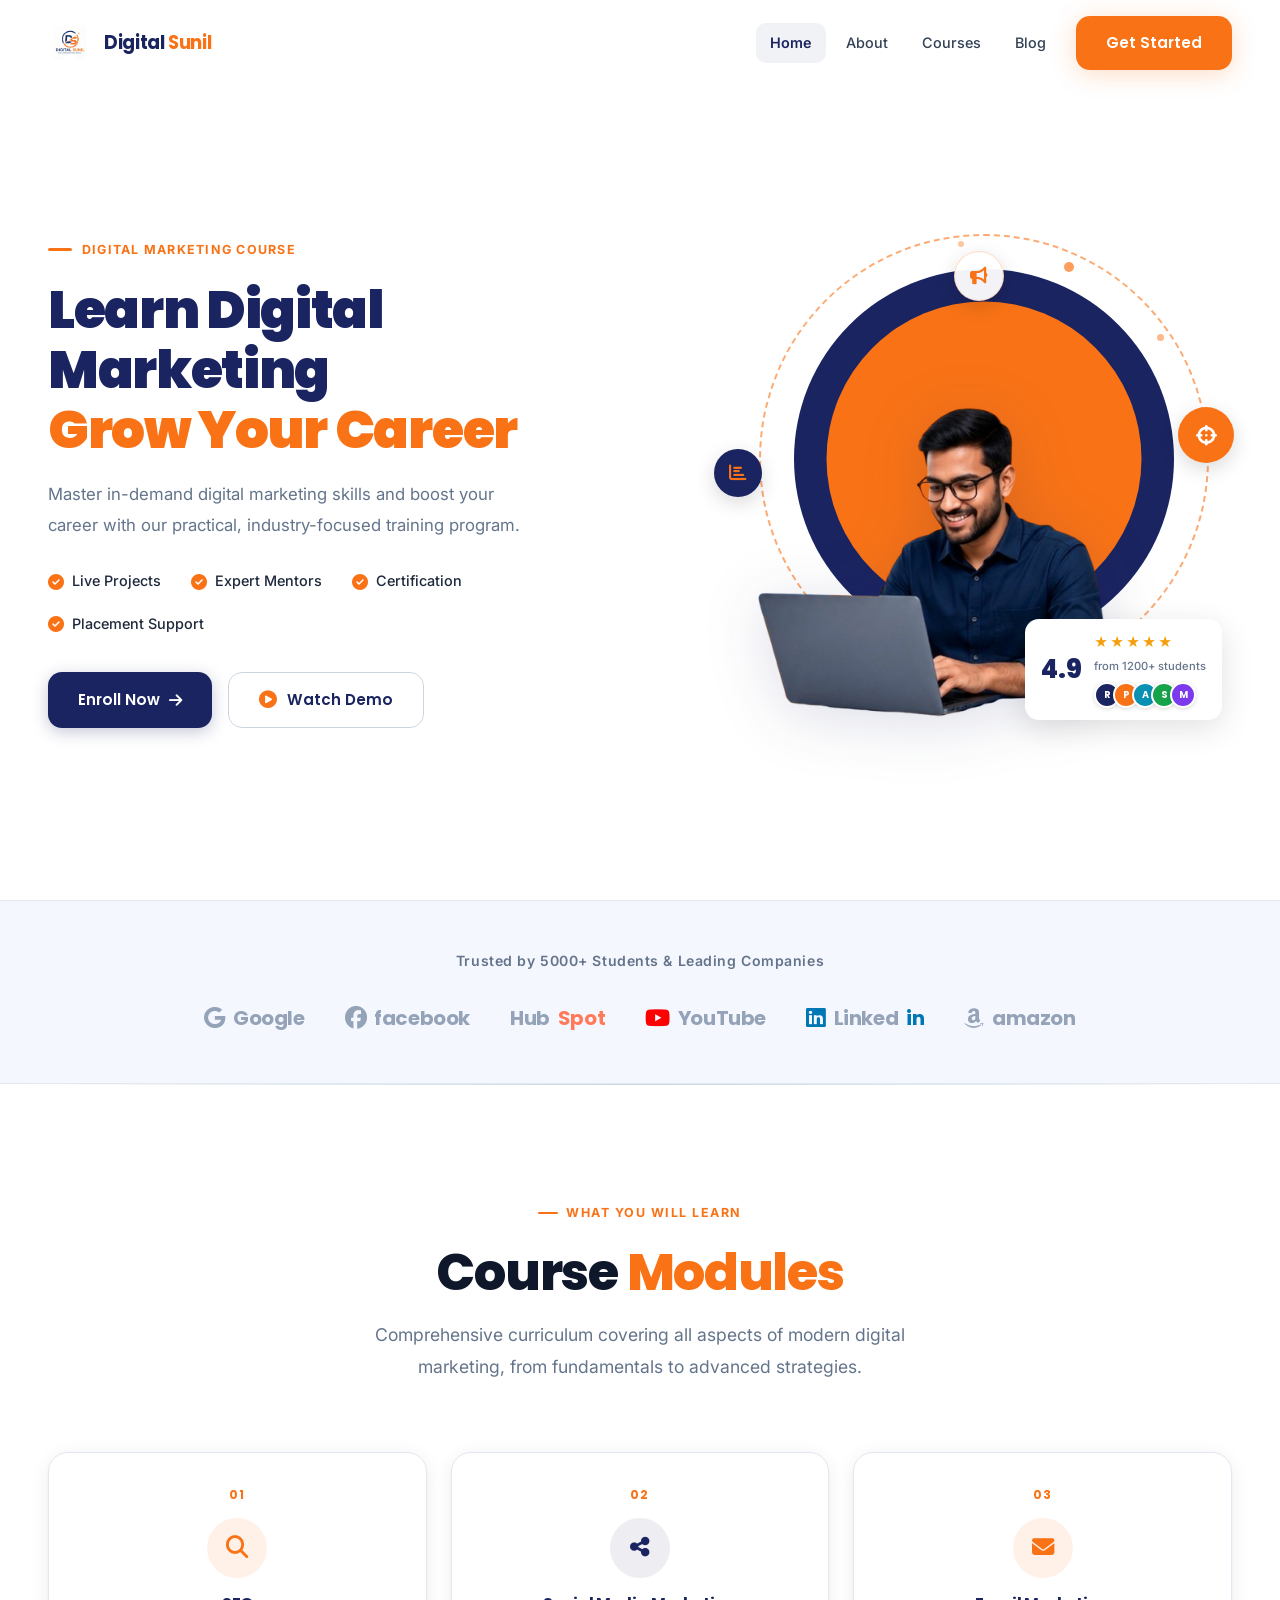
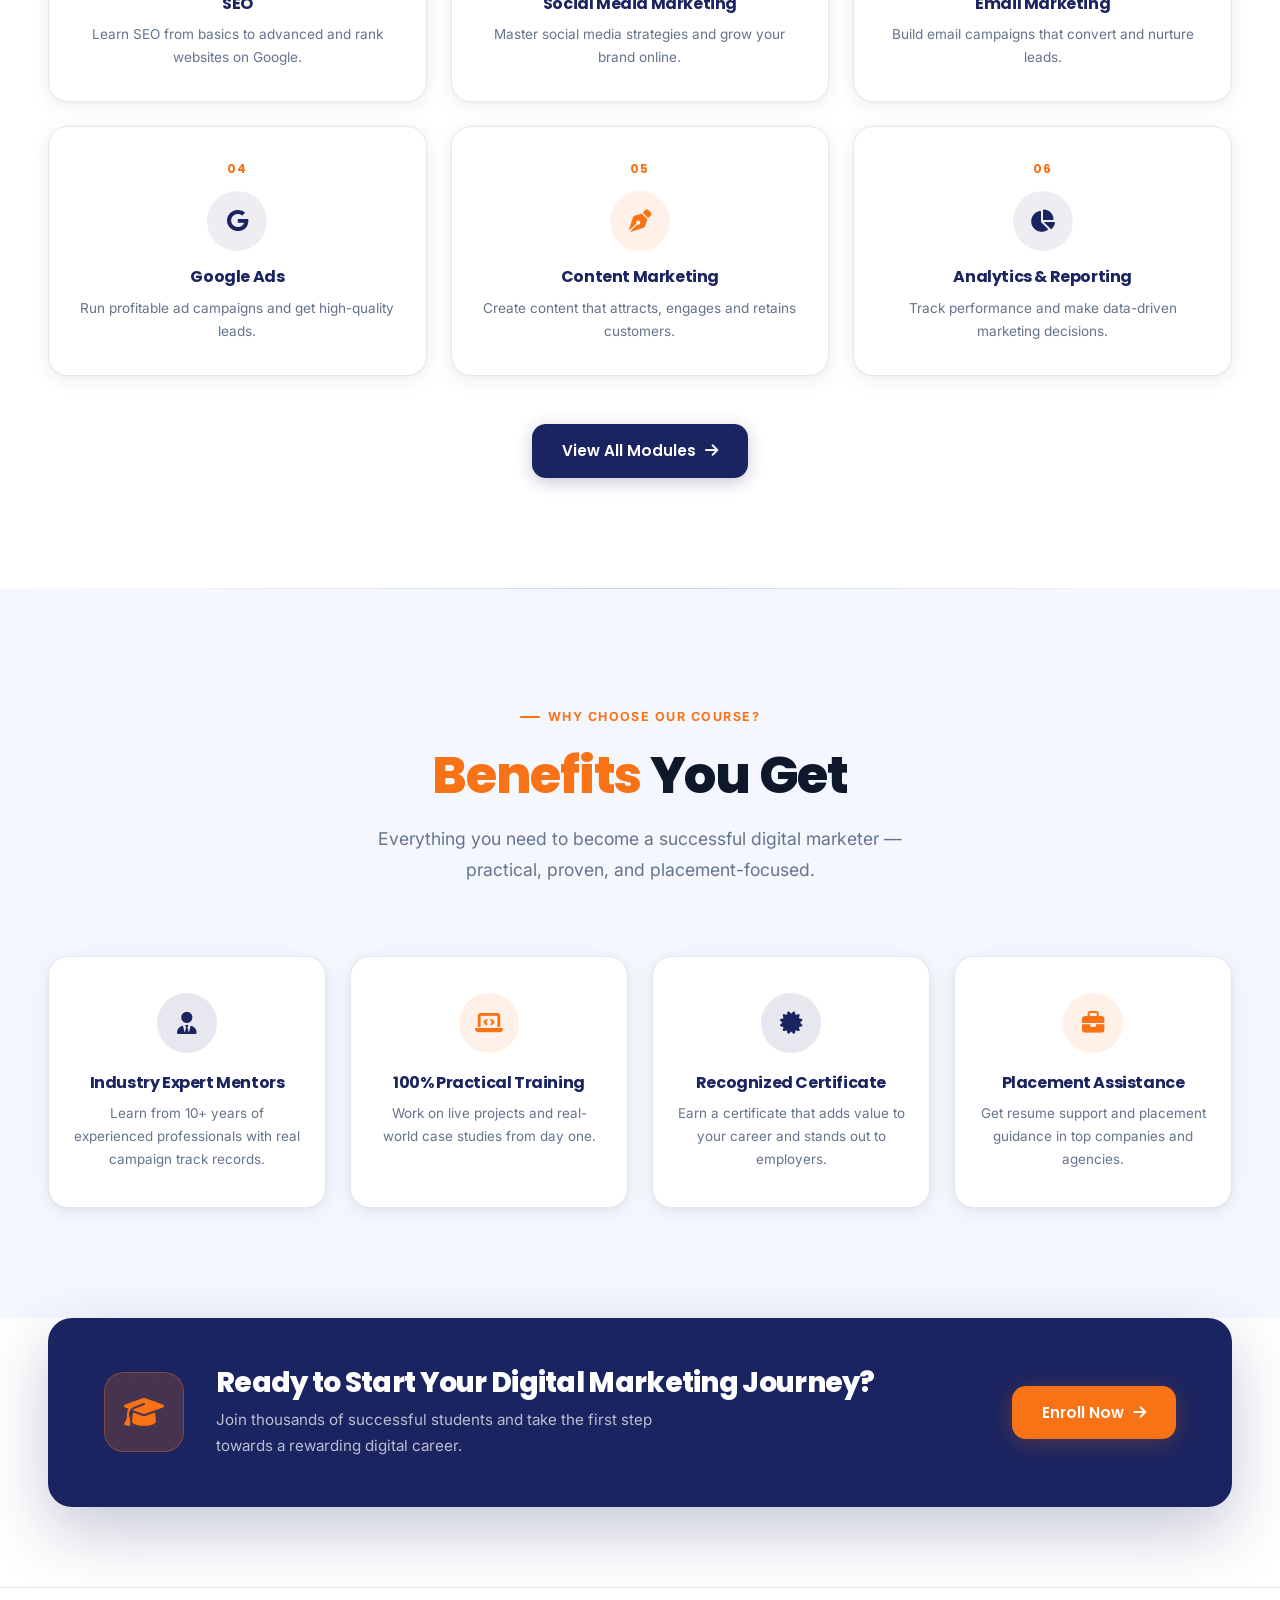
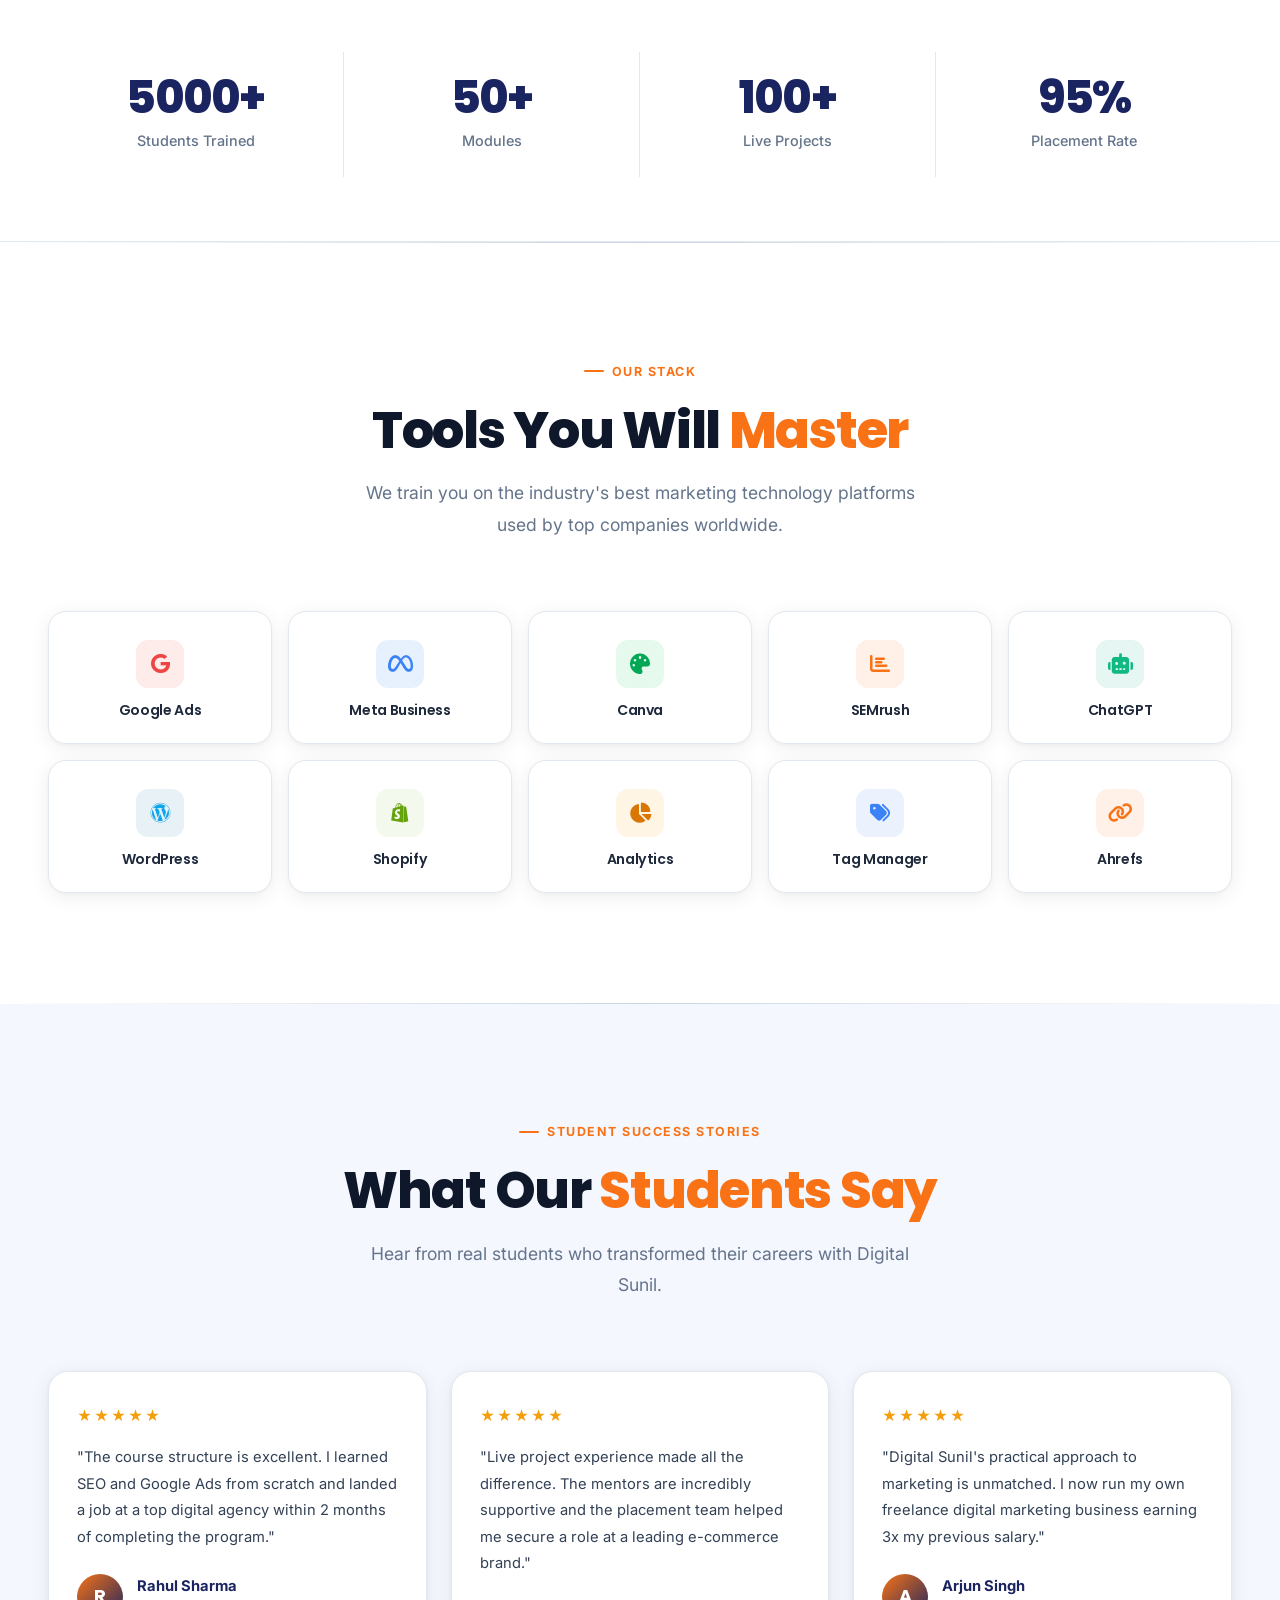
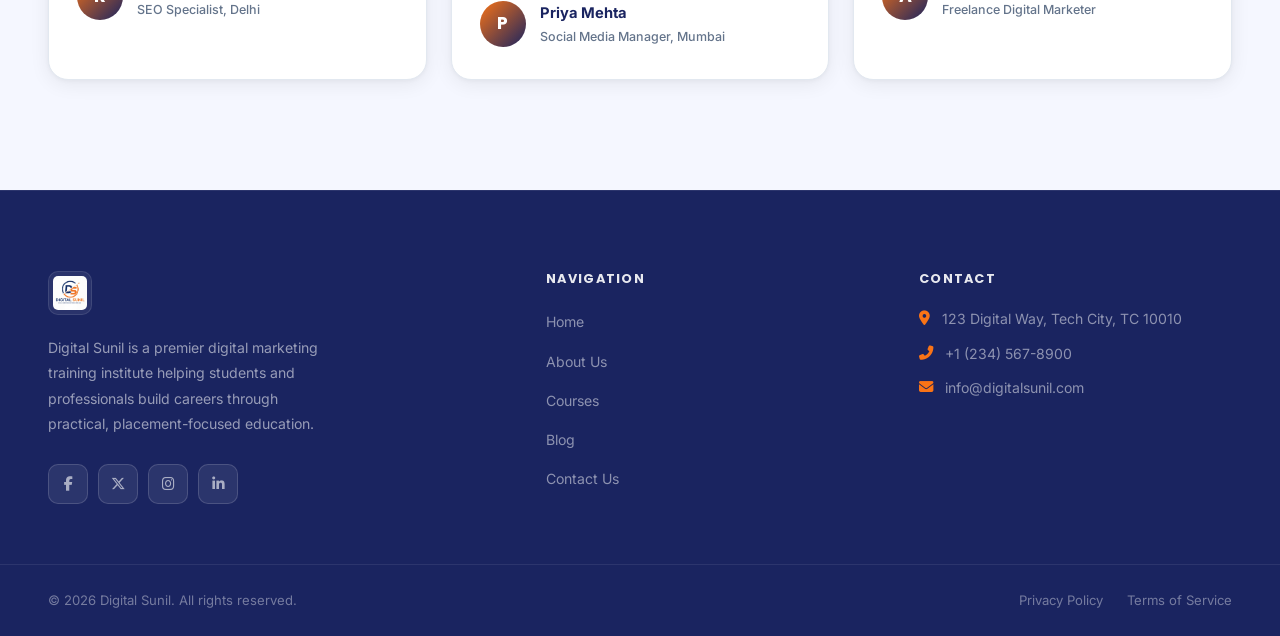
<file: index.html>
<!DOCTYPE html>
<html lang="en">
<head>
    <meta charset="UTF-8">
    <meta name="viewport" content="width=device-width, initial-scale=1.0">
    <title>Digital Sunil | Best Digital Marketing Course & Training</title>
    <meta name="title" content="Digital Sunil | Best Digital Marketing Course & Training">
    <meta name="description" content="Digital Sunil offers industry-leading digital marketing courses with live projects, expert mentors, certification, and placement support. Learn SEO, Social Media, Google Ads, and more.">
    <meta name="keywords" content="digital marketing course, digital marketing training, SEO course, social media marketing course, google ads training, digital marketing certification">
    <meta name="author" content="Digital Sunil">

    <meta property="og:type" content="website">
    <meta property="og:url" content="https://www.digitalsunil.com/">
    <meta property="og:title" content="Digital Sunil | Best Digital Marketing Course & Training">
    <meta property="og:description" content="Learn digital marketing with live projects, expert mentors, and placement support. Enroll today.">
    <meta property="og:image" content="https://www.digitalsunil.com/image/Digital%20Sunil.jpg">
    <meta property="twitter:card" content="summary_large_image">
    <meta property="twitter:url" content="https://www.digitalsunil.com/">
    <meta property="twitter:title" content="Digital Sunil | Best Digital Marketing Course & Training">
    <meta property="twitter:description" content="Learn digital marketing with live projects, expert mentors, and placement support. Enroll today.">
    <meta property="twitter:image" content="https://www.digitalsunil.com/image/Digital%20Sunil.jpg">
    <link rel="canonical" href="https://www.digitalsunil.com/">
    <link rel="icon" type="image/jpeg" href="image/Digital Sunil.jpg">
    <link rel="apple-touch-icon" href="image/Digital Sunil.jpg">

    <link rel="preconnect" href="https://cdnjs.cloudflare.com" crossorigin>
    <link rel="preconnect" href="https://fonts.googleapis.com">
    <link rel="preconnect" href="https://fonts.gstatic.com" crossorigin>
    <link rel="stylesheet" href="https://cdnjs.cloudflare.com/ajax/libs/font-awesome/6.4.0/css/all.min.css">
    <link rel="stylesheet" href="css/style.css">

    <script type="application/ld+json">
    {
      "@context": "https://schema.org",
      "@graph": [
        {
          "@type": "Organization",
          "@id": "https://www.digitalsunil.com/#organization",
          "name": "Digital Sunil",
          "url": "https://www.digitalsunil.com/",
          "logo": "https://www.digitalsunil.com/image/Digital%20Sunil.jpg",
          "sameAs": ["https://www.facebook.com/digitalsunil","https://www.instagram.com/digitalsunil","https://www.linkedin.com/company/digitalsunil"]
        },
        {
          "@type": "WebSite",
          "@id": "https://www.digitalsunil.com/#website",
          "url": "https://www.digitalsunil.com/",
          "name": "Digital Sunil",
          "description": "Professional Digital Marketing Courses & Training",
          "publisher": { "@id": "https://www.digitalsunil.com/#organization" }
        }
      ]
    }
    </script>
</head>
<body>

    <!-- Background Blobs -->
    <div class="blob-wrapper">
        <div class="blur-blob blob-blue"></div>
        <div class="blur-blob blob-purple"></div>
        <div class="blur-blob blob-cyan"></div>
    </div>

    <!-- Navbar -->
    <div class="sidebar-overlay"></div>
    <nav class="navbar">
        <div class="nav-container">
            <a href="index.html" class="logo">
                <img src="image/Digital Sunil.jpg" alt="Digital Sunil Logo" width="44" height="44">
                <span class="logo-text">Digital <span>Sunil</span></span>
            </a>
            <button class="hamburger" aria-label="Toggle Navigation">
                <span class="bar"></span>
                <span class="bar"></span>
                <span class="bar"></span>
            </button>
            <ul class="nav-links">
                <li class="sidebar-logo-container">
                    <img src="image/Digital Sunil.jpg" alt="Digital Sunil" class="sidebar-logo" width="38" height="38">
                    <button class="close-btn" aria-label="Close Navigation">
                        <span class="close-line"></span>
                        <span class="close-line"></span>
                    </button>
                </li>
                <li><a href="index.html" class="active"><i class="fas fa-home nav-icon"></i> Home</a></li>
                <li><a href="about.html"><i class="fas fa-info-circle nav-icon"></i> About</a></li>
                <li><a href="services.html"><i class="fas fa-layer-group nav-icon"></i> Courses</a></li>
                <li><a href="blog.html"><i class="fas fa-rss nav-icon"></i> Blog</a></li>
                <li><a href="contact.html" class="btn btn-orange"><i class="fas fa-paper-plane nav-icon"></i> Get Started</a></li>
            </ul>
        </div>
    </nav>

    <!-- Hero -->
    <section class="hero">
        <div class="container">
            <div class="hero-grid">
                <!-- Left Content -->
                <div class="hero-content">
                    <div class="hero-badge">Digital Marketing Course</div>
                    <h1>
                        Learn Digital Marketing
                        <span class="orange-line">Grow Your Career</span>
                    </h1>
                    <p>Master in-demand digital marketing skills and boost your career with our practical, industry-focused training program.</p>

                    <div class="hero-checks">
                        <div class="hero-check-item"><i class="fas fa-check-circle"></i> Live Projects</div>
                        <div class="hero-check-item"><i class="fas fa-check-circle"></i> Expert Mentors</div>
                        <div class="hero-check-item"><i class="fas fa-check-circle"></i> Certification</div>
                        <div class="hero-check-item"><i class="fas fa-check-circle"></i> Placement Support</div>
                    </div>

                    <div class="hero-btns">
                        <a href="contact.html" class="btn btn-navy">Enroll Now <i class="fas fa-arrow-right"></i></a>
                        <a href="services.html" class="btn btn-watch-demo"><i class="fas fa-play-circle"></i> Watch Demo</a>
                    </div>
                </div>

                <!-- Right Visual -->
                <div class="hero-visual">
                    <div class="hero-img-frame">
                        <!-- Decorative dots -->
                        <span class="hero-dot hero-dot-1"></span>
                        <span class="hero-dot hero-dot-2"></span>
                        <span class="hero-dot hero-dot-3"></span>

                        <!-- Navy arch (main background circle) -->
                        <div class="navy-arch"></div>

                        <!-- Orange dashed ring outline -->
                        <div class="orange-ring"></div>

                        <!-- Solid orange circle (in front of navy) -->
                        <div class="orange-circle"></div>

                        <!-- Person image -->
                        <div class="hero-center-img">
                            <img src="Bg-hero.png" alt="Digital Marketing Expert">
                        </div>

                        <!-- Floating icon badges -->
                        <div class="float-badge float-badge-1"><i class="fas fa-bullhorn"></i></div>
                        <div class="float-badge float-badge-2"><i class="fas fa-chart-bar"></i></div>
                        <div class="float-badge float-badge-3"><i class="fas fa-crosshairs"></i></div>

                        <!-- Rating card -->
                        <div class="rating-card">
                            <div class="rating-score">4.9</div>
                            <div>
                                <div class="rating-stars">★★★★★</div>
                                <div class="rating-label">from 1200+ students</div>
                                <div class="rating-avatars">
                                    <div class="rating-avatar" style="background:#1a2460;">R</div>
                                    <div class="rating-avatar" style="background:#f97316;">P</div>
                                    <div class="rating-avatar" style="background:#0891b2;">A</div>
                                    <div class="rating-avatar" style="background:#16a34a;">S</div>
                                    <div class="rating-avatar" style="background:#7c3aed;">M</div>
                                </div>
                            </div>
                        </div>
                    </div>
                </div>
            </div>
        </div>
    </section>

    <!-- Trusted By -->
    <section class="trusted-by">
        <div class="container">
            <p class="trusted-text">Trusted by 5000+ Students &amp; Leading Companies</p>
            <div class="trusted-logos">
                <div class="trusted-logo"><i class="fab fa-google"></i> Google</div>
                <div class="trusted-logo"><i class="fab fa-facebook"></i> facebook</div>
                <div class="trusted-logo">Hub<span style="color:#ff7a59;">Spot</span></div>
                <div class="trusted-logo"><i class="fab fa-youtube" style="color:#ff0000;"></i> YouTube</div>
                <div class="trusted-logo"><i class="fab fa-linkedin" style="color:#0077b5;"></i> Linked<span class="in-blue">in</span></div>
                <div class="trusted-logo"><i class="fab fa-amazon"></i> amazon</div>
            </div>
        </div>
    </section>

    <hr class="divider-line">

    <!-- Course Modules -->
    <section class="section-padding reveal">
        <div class="container">
            <div class="section-title">
                <div class="section-label">What You Will Learn</div>
                <h2>Course <span class="orange-text">Modules</span></h2>
                <p>Comprehensive curriculum covering all aspects of modern digital marketing, from fundamentals to advanced strategies.</p>
            </div>
            <div class="modules-grid">
                <div class="module-card">
                    <div class="module-num">01</div>
                    <div class="module-icon-wrap"><i class="fas fa-search"></i></div>
                    <h3>SEO</h3>
                    <p>Learn SEO from basics to advanced and rank websites on Google.</p>
                </div>
                <div class="module-card">
                    <div class="module-num">02</div>
                    <div class="module-icon-wrap"><i class="fas fa-share-alt"></i></div>
                    <h3>Social Media Marketing</h3>
                    <p>Master social media strategies and grow your brand online.</p>
                </div>
                <div class="module-card">
                    <div class="module-num">03</div>
                    <div class="module-icon-wrap"><i class="fas fa-envelope"></i></div>
                    <h3>Email Marketing</h3>
                    <p>Build email campaigns that convert and nurture leads.</p>
                </div>
                <div class="module-card">
                    <div class="module-num">04</div>
                    <div class="module-icon-wrap"><i class="fab fa-google"></i></div>
                    <h3>Google Ads</h3>
                    <p>Run profitable ad campaigns and get high-quality leads.</p>
                </div>
                <div class="module-card">
                    <div class="module-num">05</div>
                    <div class="module-icon-wrap"><i class="fas fa-pen-nib"></i></div>
                    <h3>Content Marketing</h3>
                    <p>Create content that attracts, engages and retains customers.</p>
                </div>
                <div class="module-card">
                    <div class="module-num">06</div>
                    <div class="module-icon-wrap"><i class="fas fa-chart-pie"></i></div>
                    <h3>Analytics &amp; Reporting</h3>
                    <p>Track performance and make data-driven marketing decisions.</p>
                </div>
            </div>
            <div class="text-center">
                <a href="services.html" class="btn btn-navy">View All Modules <i class="fas fa-arrow-right"></i></a>
            </div>
        </div>
    </section>

    <hr class="divider-line">

    <!-- Benefits -->
    <section class="section-padding reveal bg-surface-section">
        <div class="container">
            <div class="section-title">
                <div class="section-label">Why Choose Our Course?</div>
                <h2><span class="orange-text">Benefits</span> You Get</h2>
                <p>Everything you need to become a successful digital marketer — practical, proven, and placement-focused.</p>
            </div>
            <div class="benefits-grid">
                <div class="benefit-card">
                    <div class="benefit-icon navy-bg"><i class="fas fa-user-tie"></i></div>
                    <h3>Industry Expert Mentors</h3>
                    <p>Learn from 10+ years of experienced professionals with real campaign track records.</p>
                </div>
                <div class="benefit-card">
                    <div class="benefit-icon orange-bg"><i class="fas fa-laptop-code"></i></div>
                    <h3>100% Practical Training</h3>
                    <p>Work on live projects and real-world case studies from day one.</p>
                </div>
                <div class="benefit-card">
                    <div class="benefit-icon navy-bg"><i class="fas fa-certificate"></i></div>
                    <h3>Recognized Certificate</h3>
                    <p>Earn a certificate that adds value to your career and stands out to employers.</p>
                </div>
                <div class="benefit-card">
                    <div class="benefit-icon orange-bg"><i class="fas fa-briefcase"></i></div>
                    <h3>Placement Assistance</h3>
                    <p>Get resume support and placement guidance in top companies and agencies.</p>
                </div>
            </div>
        </div>
    </section>

    <!-- CTA Navy Banner -->
    <section class="cta-navy reveal">
        <div class="container">
            <div class="cta-navy-inner">
                <div class="cta-navy-icon">
                    <i class="fas fa-graduation-cap"></i>
                </div>
                <div class="cta-navy-text">
                    <h2>Ready to Start Your Digital Marketing Journey?</h2>
                    <p>Join thousands of successful students and take the first step towards a rewarding digital career.</p>
                </div>
                <a href="contact.html" class="btn btn-orange">Enroll Now <i class="fas fa-arrow-right"></i></a>
            </div>
        </div>
    </section>

    <!-- Stats Bar -->
    <section class="stats-bar reveal">
        <div class="container">
            <div class="stats-bar-grid">
                <div class="stats-bar-item">
                    <div class="stats-bar-num">5000+</div>
                    <div class="stats-bar-label">Students Trained</div>
                </div>
                <div class="stats-bar-item">
                    <div class="stats-bar-num">50+</div>
                    <div class="stats-bar-label">Modules</div>
                </div>
                <div class="stats-bar-item">
                    <div class="stats-bar-num">100+</div>
                    <div class="stats-bar-label">Live Projects</div>
                </div>
                <div class="stats-bar-item">
                    <div class="stats-bar-num">95%</div>
                    <div class="stats-bar-label">Placement Rate</div>
                </div>
            </div>
        </div>
    </section>

    <hr class="divider-line">

    <!-- Tools Section -->
    <section class="section-padding reveal">
        <div class="container">
            <div class="section-title">
                <div class="section-label">Our Stack</div>
                <h2>Tools You Will <span class="orange-text">Master</span></h2>
                <p>We train you on the industry's best marketing technology platforms used by top companies worldwide.</p>
            </div>
            <div class="tools-grid">
                <div class="tool-card">
                    <div class="tool-icon-wrap" style="background:rgba(234,67,53,0.1); color:#ef4444;"><i class="fab fa-google"></i></div>
                    <h3>Google Ads</h3>
                </div>
                <div class="tool-card">
                    <div class="tool-icon-wrap" style="background:rgba(24,119,242,0.1); color:#3b82f6;"><i class="fab fa-meta"></i></div>
                    <h3>Meta Business</h3>
                </div>
                <div class="tool-card">
                    <div class="tool-icon-wrap" style="background:rgba(0,200,83,0.1); color:#00a855;"><i class="fas fa-palette"></i></div>
                    <h3>Canva</h3>
                </div>
                <div class="tool-card">
                    <div class="tool-icon-wrap" style="background:rgba(249,115,22,0.1); color:#f97316;"><i class="fas fa-chart-bar"></i></div>
                    <h3>SEMrush</h3>
                </div>
                <div class="tool-card">
                    <div class="tool-icon-wrap" style="background:rgba(16,163,127,0.1); color:#10b981;"><i class="fas fa-robot"></i></div>
                    <h3>ChatGPT</h3>
                </div>
                <div class="tool-card">
                    <div class="tool-icon-wrap" style="background:rgba(33,117,155,0.1); color:#0ea5e9;"><i class="fab fa-wordpress"></i></div>
                    <h3>WordPress</h3>
                </div>
                <div class="tool-card">
                    <div class="tool-icon-wrap" style="background:rgba(150,191,80,0.1); color:#65a30d;"><i class="fab fa-shopify"></i></div>
                    <h3>Shopify</h3>
                </div>
                <div class="tool-card">
                    <div class="tool-icon-wrap" style="background:rgba(255,160,0,0.1); color:#d97706;"><i class="fas fa-chart-pie"></i></div>
                    <h3>Analytics</h3>
                </div>
                <div class="tool-card">
                    <div class="tool-icon-wrap" style="background:rgba(59,130,246,0.1); color:#3b82f6;"><i class="fas fa-tags"></i></div>
                    <h3>Tag Manager</h3>
                </div>
                <div class="tool-card">
                    <div class="tool-icon-wrap" style="background:rgba(249,115,22,0.1); color:#f97316;"><i class="fas fa-link"></i></div>
                    <h3>Ahrefs</h3>
                </div>
            </div>
        </div>
    </section>

    <hr class="divider-line">

    <!-- Testimonials -->
    <section class="section-padding reveal bg-surface-section">
        <div class="container">
            <div class="section-title">
                <div class="section-label">Student Success Stories</div>
                <h2>What Our <span class="orange-text">Students Say</span></h2>
                <p>Hear from real students who transformed their careers with Digital Sunil.</p>
            </div>
            <div class="testimonials-grid">
                <div class="testimonial-card">
                    <div class="testimonial-stars">★★★★★</div>
                    <p class="testimonial-text">"The course structure is excellent. I learned SEO and Google Ads from scratch and landed a job at a top digital agency within 2 months of completing the program."</p>
                    <div class="testimonial-author">
                        <div class="testimonial-avatar">R</div>
                        <div>
                            <div class="testimonial-name">Rahul Sharma</div>
                            <div class="testimonial-role">SEO Specialist, Delhi</div>
                        </div>
                    </div>
                </div>
                <div class="testimonial-card">
                    <div class="testimonial-stars">★★★★★</div>
                    <p class="testimonial-text">"Live project experience made all the difference. The mentors are incredibly supportive and the placement team helped me secure a role at a leading e-commerce brand."</p>
                    <div class="testimonial-author">
                        <div class="testimonial-avatar">P</div>
                        <div>
                            <div class="testimonial-name">Priya Mehta</div>
                            <div class="testimonial-role">Social Media Manager, Mumbai</div>
                        </div>
                    </div>
                </div>
                <div class="testimonial-card">
                    <div class="testimonial-stars">★★★★★</div>
                    <p class="testimonial-text">"Digital Sunil's practical approach to marketing is unmatched. I now run my own freelance digital marketing business earning 3x my previous salary."</p>
                    <div class="testimonial-author">
                        <div class="testimonial-avatar">A</div>
                        <div>
                            <div class="testimonial-name">Arjun Singh</div>
                            <div class="testimonial-role">Freelance Digital Marketer</div>
                        </div>
                    </div>
                </div>
            </div>
        </div>
    </section>

    <!-- Footer -->
    <footer>
        <div class="footer-top">
            <div class="container">
                <div class="footer-grid">
                    <div class="footer-brand">
                        <img src="image/Digital Sunil.jpg" alt="Digital Sunil Logo" width="44" height="44" loading="lazy">
                        <p>Digital Sunil is a premier digital marketing training institute helping students and professionals build careers through practical, placement-focused education.</p>
                        <div class="social-icons">
                            <a href="#" aria-label="Facebook"><i class="fab fa-facebook-f"></i></a>
                            <a href="#" aria-label="Twitter / X"><i class="fab fa-x-twitter"></i></a>
                            <a href="#" aria-label="Instagram"><i class="fab fa-instagram"></i></a>
                            <a href="#" aria-label="LinkedIn"><i class="fab fa-linkedin-in"></i></a>
                        </div>
                    </div>
                    <div class="footer-col">
                        <h4>Navigation</h4>
                        <ul>
                            <li><a href="index.html">Home</a></li>
                            <li><a href="about.html">About Us</a></li>
                            <li><a href="services.html">Courses</a></li>
                            <li><a href="blog.html">Blog</a></li>
                            <li><a href="contact.html">Contact Us</a></li>
                        </ul>
                    </div>
                    <div class="footer-col">
                        <h4>Contact</h4>
                        <ul class="footer-contact-list">
                            <li><i class="fas fa-map-marker-alt"></i> 123 Digital Way, Tech City, TC 10010</li>
                            <li><i class="fas fa-phone-alt"></i> +1 (234) 567-8900</li>
                            <li><i class="fas fa-envelope"></i> info@digitalsunil.com</li>
                        </ul>
                    </div>
                </div>
            </div>
        </div>
        <div class="footer-bottom">
            <div class="container">
                <div class="footer-bottom-inner">
                    <p>&copy; 2026 Digital Sunil. All rights reserved.</p>
                    <div class="footer-bottom-links">
                        <a href="#">Privacy Policy</a>
                        <a href="#">Terms of Service</a>
                    </div>
                </div>
            </div>
        </div>
    </footer>

    <script src="js/script.js"></script>
</body>
</html>
</file>
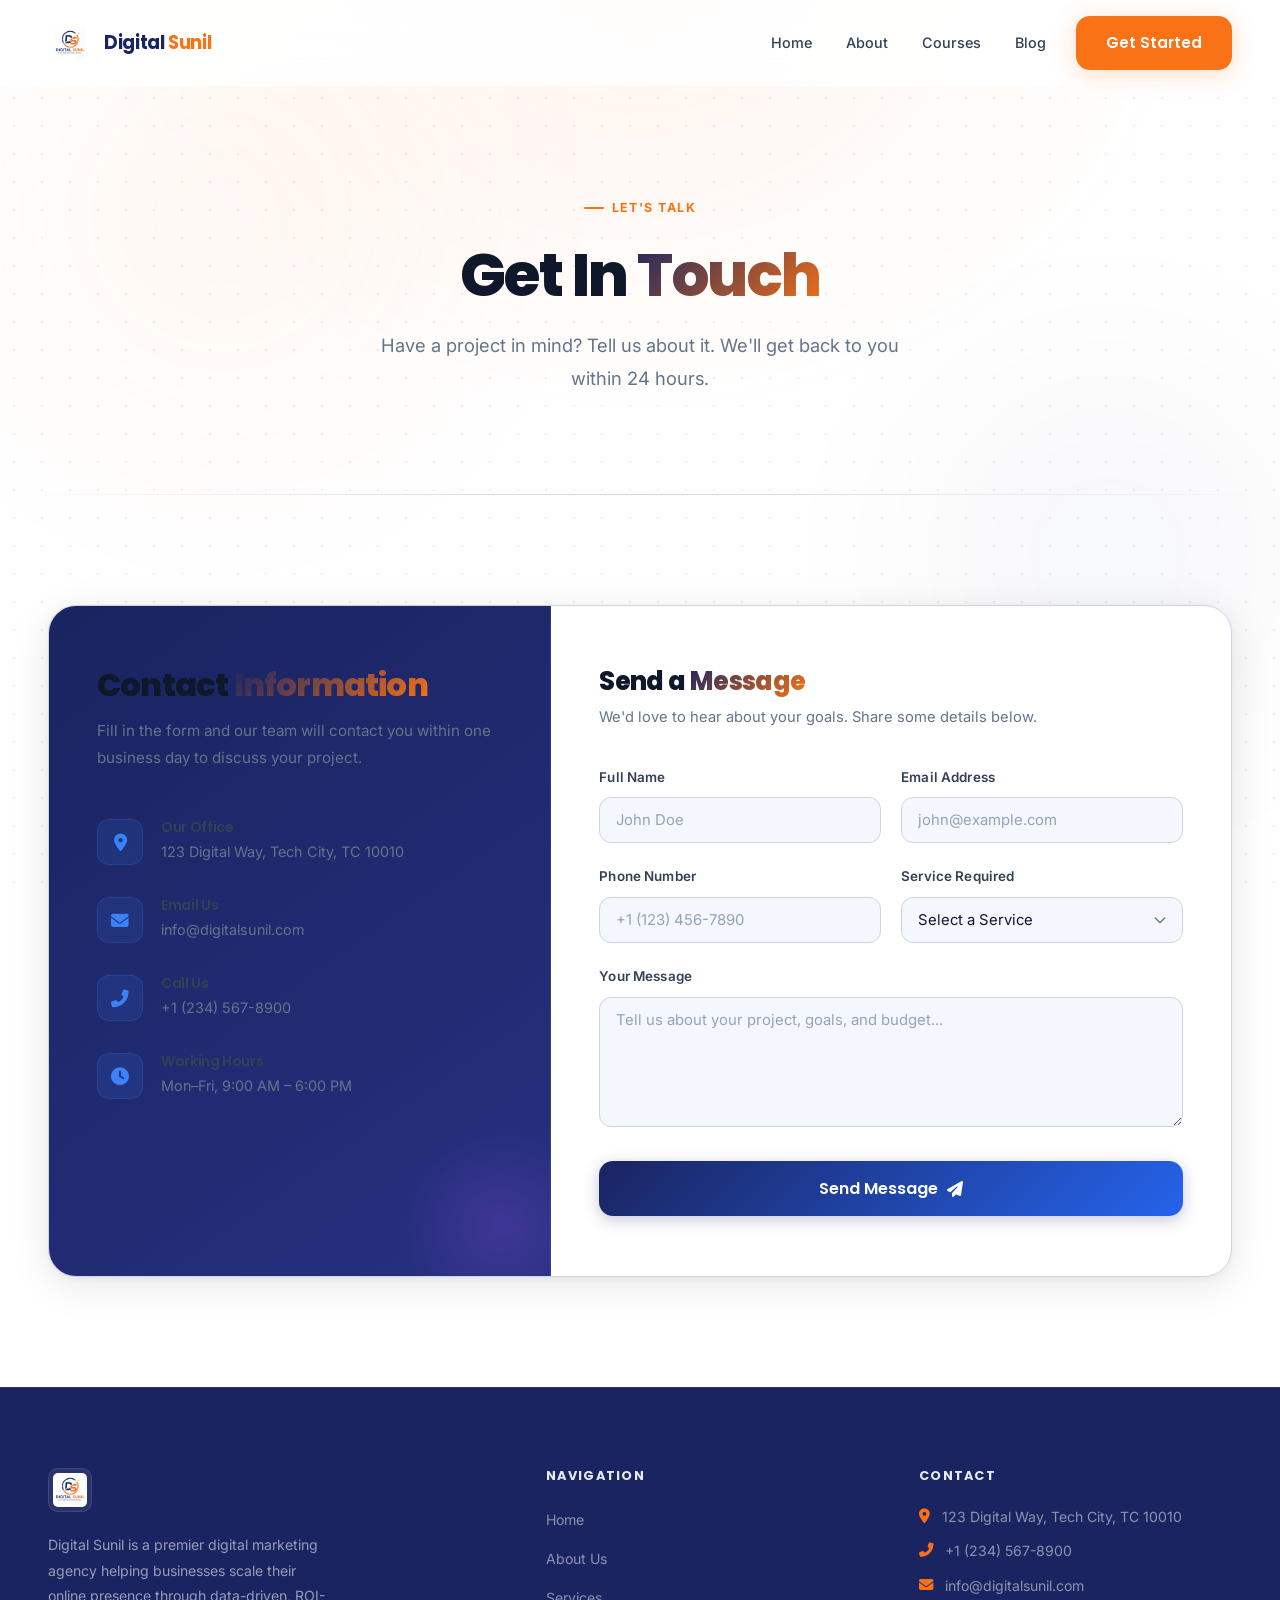
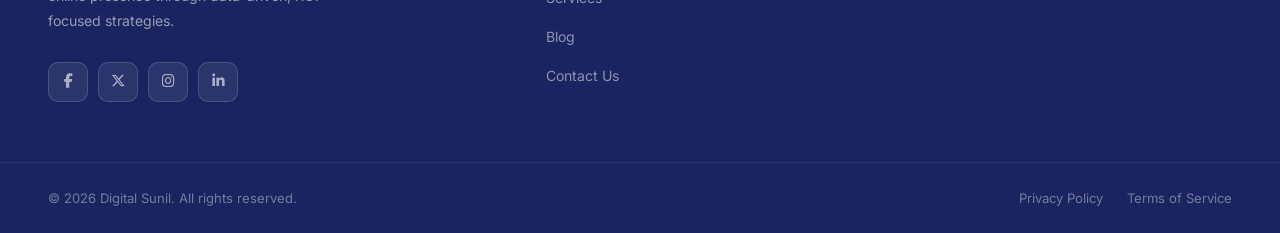
<file: contact.html>
<!DOCTYPE html>
<html lang="en">
<head>
    <meta charset="UTF-8">
    <meta name="viewport" content="width=device-width, initial-scale=1.0">
    <title>Contact Us | Digital Marketing Consultation | Sunil Digital</title>
    <meta name="title" content="Contact Us | Digital Marketing Consultation | Sunil Digital">
    <meta name="description" content="Get in touch with Sunil Digital for a free consultation. Let us design ROI-driven SEO, PPC, social media, and content marketing campaigns for your brand.">
    <meta name="keywords" content="contact digital marketing agency, digital marketing consultation, Sunil Digital phone, hire SEO agency">
    <meta name="author" content="Digital Sunil">
    <meta property="og:type" content="website">
    <meta property="og:url" content="https://www.digitalsunil.com/contact.html">
    <meta property="og:title" content="Contact Us | Digital Marketing Consultation | Sunil Digital">
    <meta property="og:description" content="Contact Sunil Digital for a free consultation. Let us design ROI-driven campaigns for your brand.">
    <meta property="og:image" content="https://www.digitalsunil.com/image/Digital%20Sunil.jpg">
    <meta property="twitter:card" content="summary_large_image">
    <meta property="twitter:url" content="https://www.digitalsunil.com/contact.html">
    <meta property="twitter:title" content="Contact Us | Digital Marketing Consultation | Sunil Digital">
    <meta property="twitter:description" content="Contact Sunil Digital for a free consultation. Let us design ROI-driven campaigns for your brand.">
    <meta property="twitter:image" content="https://www.digitalsunil.com/image/Digital%20Sunil.jpg">
    <link rel="canonical" href="https://www.digitalsunil.com/contact.html">
    <link rel="icon" type="image/jpeg" href="image/Digital Sunil.jpg">
    <link rel="apple-touch-icon" href="image/Digital Sunil.jpg">
    <link rel="preconnect" href="https://cdnjs.cloudflare.com" crossorigin>
    <link rel="preconnect" href="https://fonts.googleapis.com">
    <link rel="preconnect" href="https://fonts.gstatic.com" crossorigin>
    <link rel="stylesheet" href="https://cdnjs.cloudflare.com/ajax/libs/font-awesome/6.4.0/css/all.min.css">
    <link rel="stylesheet" href="css/style.css">
</head>
<body>

    <div class="blob-wrapper">
        <div class="blur-blob blob-blue"></div>
        <div class="blur-blob blob-purple"></div>
    </div>

    <!-- Navbar -->
    <div class="sidebar-overlay"></div>
    <nav class="navbar">
        <div class="nav-container">
            <a href="index.html" class="logo">
                <img src="image/Digital Sunil.jpg" alt="Digital Sunil Logo" width="44" height="44">
                <span class="logo-text">Digital <span>Sunil</span></span>
            </a>
            <button class="hamburger" aria-label="Toggle Navigation">
                <span class="bar"></span>
                <span class="bar"></span>
                <span class="bar"></span>
            </button>
            <ul class="nav-links">
                <li class="sidebar-logo-container">
                    <img src="image/Digital Sunil.jpg" alt="Digital Sunil" class="sidebar-logo" width="38" height="38">
                    <button class="close-btn" aria-label="Close Navigation">
                        <span class="close-line"></span>
                        <span class="close-line"></span>
                    </button>
                </li>
                <li><a href="index.html"><i class="fas fa-home nav-icon"></i> Home</a></li>
                <li><a href="about.html"><i class="fas fa-info-circle nav-icon"></i> About</a></li>
                <li><a href="services.html"><i class="fas fa-layer-group nav-icon"></i> Courses</a></li>
                <li><a href="blog.html"><i class="fas fa-rss nav-icon"></i> Blog</a></li>
                <li><a href="contact.html" class="btn btn-orange active"><i class="fas fa-paper-plane nav-icon"></i> Get Started</a></li>
            </ul>
        </div>
    </nav>

    <!-- Page Header -->
    <header class="page-header">
        <div class="container">
            <div class="section-label">Let's Talk</div>
            <h1>Get In <span class="gradient-text">Touch</span></h1>
            <p>Have a project in mind? Tell us about it. We'll get back to you within 24 hours.</p>
        </div>
    </header>

    <!-- Contact Section -->
    <section class="section-padding reveal">
        <div class="container">
            <div class="contact-wrapper">

                <!-- Contact Info Panel -->
                <div class="contact-info">
                    <h3>Contact <span class="gradient-text">Information</span></h3>
                    <p>Fill in the form and our team will contact you within one business day to discuss your project.</p>

                    <div class="info-item">
                        <div class="info-icon"><i class="fas fa-map-marker-alt"></i></div>
                        <div>
                            <h4>Our Office</h4>
                            <p>123 Digital Way, Tech City, TC 10010</p>
                        </div>
                    </div>

                    <div class="info-item">
                        <div class="info-icon"><i class="fas fa-envelope"></i></div>
                        <div>
                            <h4>Email Us</h4>
                            <p>info@digitalsunil.com</p>
                        </div>
                    </div>

                    <div class="info-item">
                        <div class="info-icon"><i class="fas fa-phone-alt"></i></div>
                        <div>
                            <h4>Call Us</h4>
                            <p>+1 (234) 567-8900</p>
                        </div>
                    </div>

                    <div class="info-item">
                        <div class="info-icon"><i class="fas fa-clock"></i></div>
                        <div>
                            <h4>Working Hours</h4>
                            <p>Mon–Fri, 9:00 AM – 6:00 PM</p>
                        </div>
                    </div>
                </div>

                <!-- Contact Form -->
                <div class="contact-form">
                    <h3>Send a <span class="gradient-text">Message</span></h3>
                    <p>We'd love to hear about your goals. Share some details below.</p>

                    <form id="contactForm" action="https://script.google.com/macros/s/AKfycbxoHRQSEtXyrCU77bdM02NAeawmx1MIWryDwguVuBkGMgVfaV9i4wHORtjyms-ojnmDcw/exec" method="POST" novalidate>
                        <div class="form-row">
                            <div class="form-group">
                                <label for="name">Full Name</label>
                                <input type="text" id="name" name="Name" class="form-control"
                                       required aria-required="true" autocomplete="name"
                                       placeholder="John Doe">
                            </div>
                            <div class="form-group">
                                <label for="email">Email Address</label>
                                <input type="email" id="email" name="Email" class="form-control"
                                       required aria-required="true" autocomplete="email"
                                       placeholder="john@example.com">
                            </div>
                        </div>

                        <div class="form-row">
                            <div class="form-group">
                                <label for="phone">Phone Number</label>
                                <input type="tel" id="phone" name="Phone" class="form-control"
                                       required aria-required="true" autocomplete="tel"
                                       placeholder="+1 (123) 456-7890">
                            </div>
                            <div class="form-group">
                                <label for="service">Service Required</label>
                                <select id="service" name="Service" class="form-control" required aria-required="true">
                                    <option value="" disabled selected>Select a Service</option>
                                    <option value="SEO">SEO Optimization</option>
                                    <option value="Social Media">Social Media Marketing</option>
                                    <option value="PPC">PPC Advertising</option>
                                    <option value="Content">Content Marketing</option>
                                    <option value="Email">Email Marketing</option>
                                    <option value="Branding">Brand Strategy</option>
                                    <option value="Other">Other</option>
                                </select>
                            </div>
                        </div>

                        <div class="form-group">
                            <label for="message">Your Message</label>
                            <textarea id="message" name="Message" class="form-control"
                                      required aria-required="true"
                                      placeholder="Tell us about your project, goals, and budget..."></textarea>
                        </div>

                        <button type="submit" class="btn btn-primary submit-btn">
                            Send Message <i class="fas fa-paper-plane"></i>
                        </button>

                        <div id="formMessage" class="form-message" role="alert" aria-live="polite"></div>
                    </form>
                </div>

            </div>
        </div>
    </section>

    <!-- Footer -->
    <footer>
        <div class="footer-top">
            <div class="container">
                <div class="footer-grid">
                    <div class="footer-brand">
                        <img src="image/Digital Sunil.jpg" alt="Digital Sunil Logo" width="44" height="44" loading="lazy">
                        <p>Digital Sunil is a premier digital marketing agency helping businesses scale their online presence through data-driven, ROI-focused strategies.</p>
                        <div class="social-icons">
                            <a href="#" aria-label="Facebook"><i class="fab fa-facebook-f"></i></a>
                            <a href="#" aria-label="Twitter / X"><i class="fab fa-x-twitter"></i></a>
                            <a href="#" aria-label="Instagram"><i class="fab fa-instagram"></i></a>
                            <a href="#" aria-label="LinkedIn"><i class="fab fa-linkedin-in"></i></a>
                        </div>
                    </div>
                    <div class="footer-col">
                        <h4>Navigation</h4>
                        <ul>
                            <li><a href="index.html">Home</a></li>
                            <li><a href="about.html">About Us</a></li>
                            <li><a href="services.html">Services</a></li>
                            <li><a href="blog.html">Blog</a></li>
                            <li><a href="contact.html">Contact Us</a></li>
                        </ul>
                    </div>
                    <div class="footer-col">
                        <h4>Contact</h4>
                        <ul class="footer-contact-list">
                            <li><i class="fas fa-map-marker-alt"></i> 123 Digital Way, Tech City, TC 10010</li>
                            <li><i class="fas fa-phone-alt"></i> +1 (234) 567-8900</li>
                            <li><i class="fas fa-envelope"></i> info@digitalsunil.com</li>
                        </ul>
                    </div>
                </div>
            </div>
        </div>
        <div class="footer-bottom">
            <div class="container">
                <div class="footer-bottom-inner">
                    <p>&copy; 2026 Digital Sunil. All rights reserved.</p>
                    <div class="footer-bottom-links">
                        <a href="#">Privacy Policy</a>
                        <a href="#">Terms of Service</a>
                    </div>
                </div>
            </div>
        </div>
    </footer>

    <script src="js/script.js"></script>
</body>
</html>
</file>
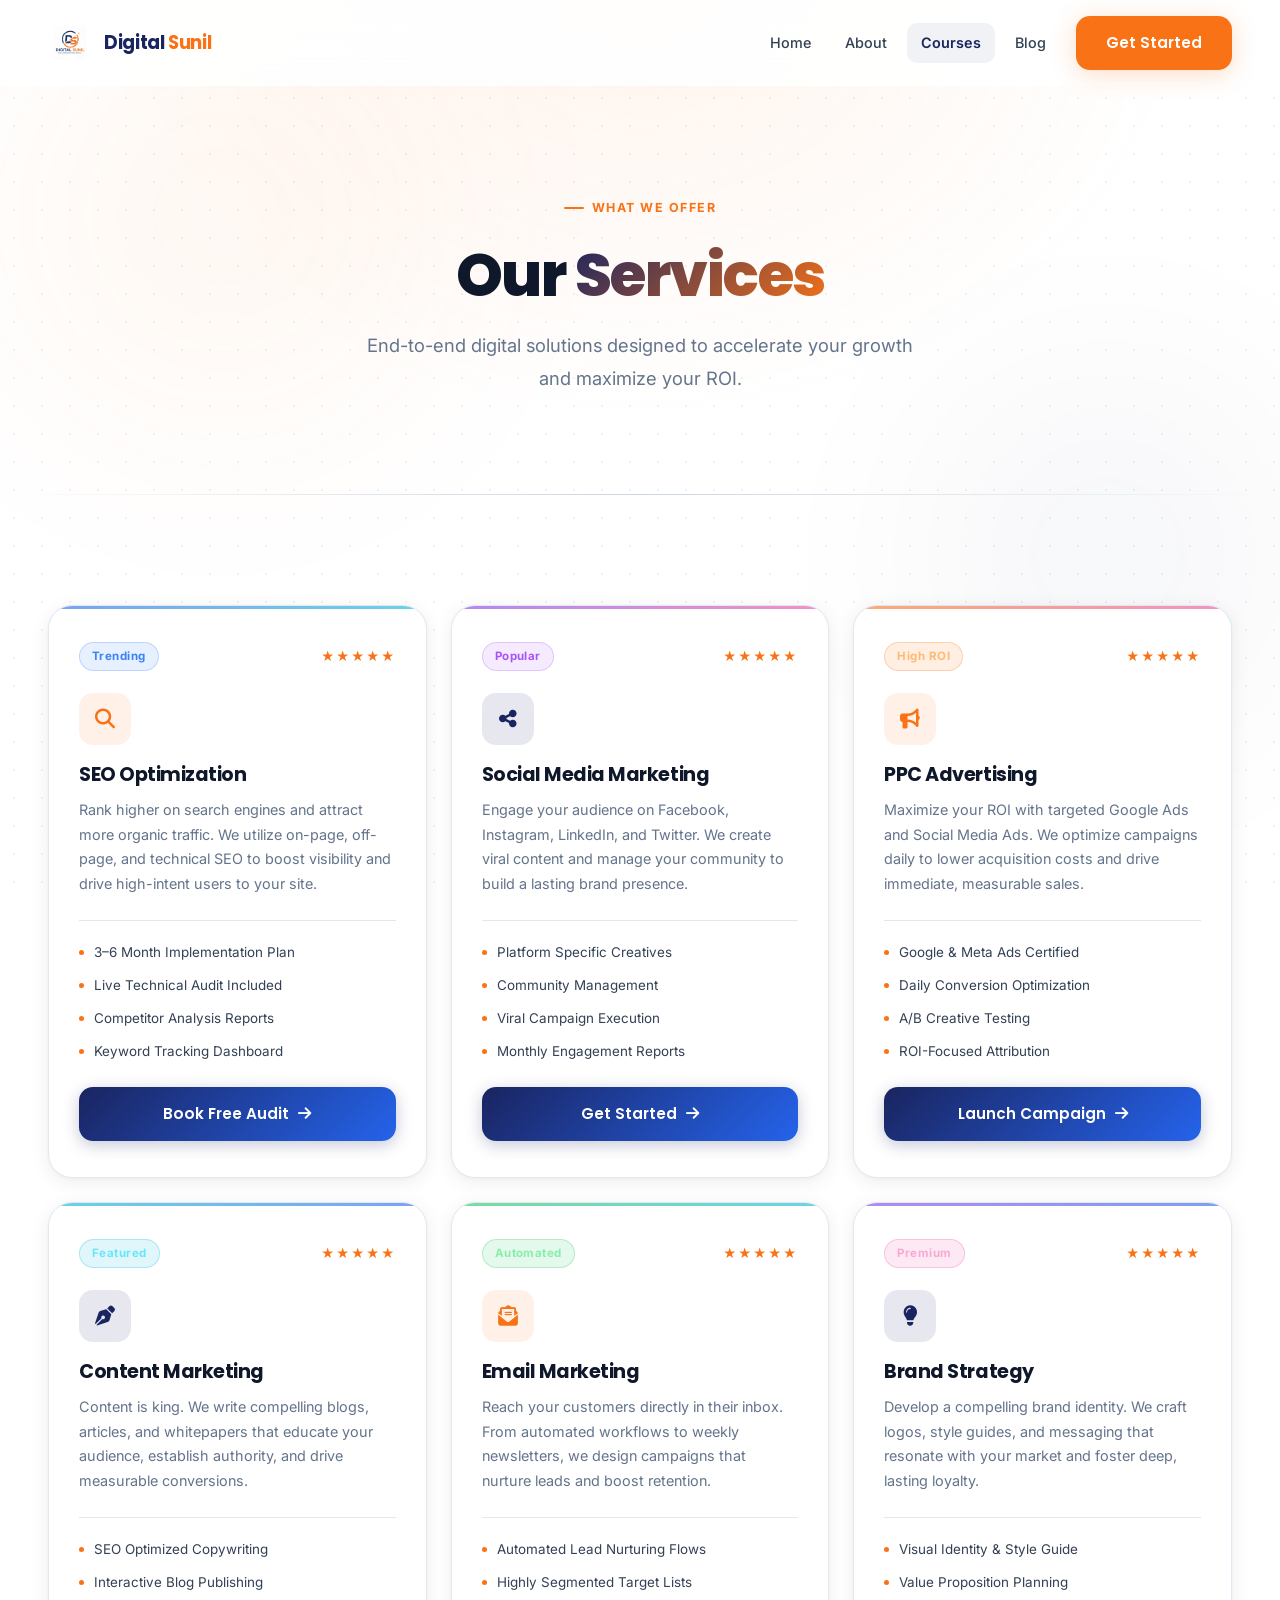
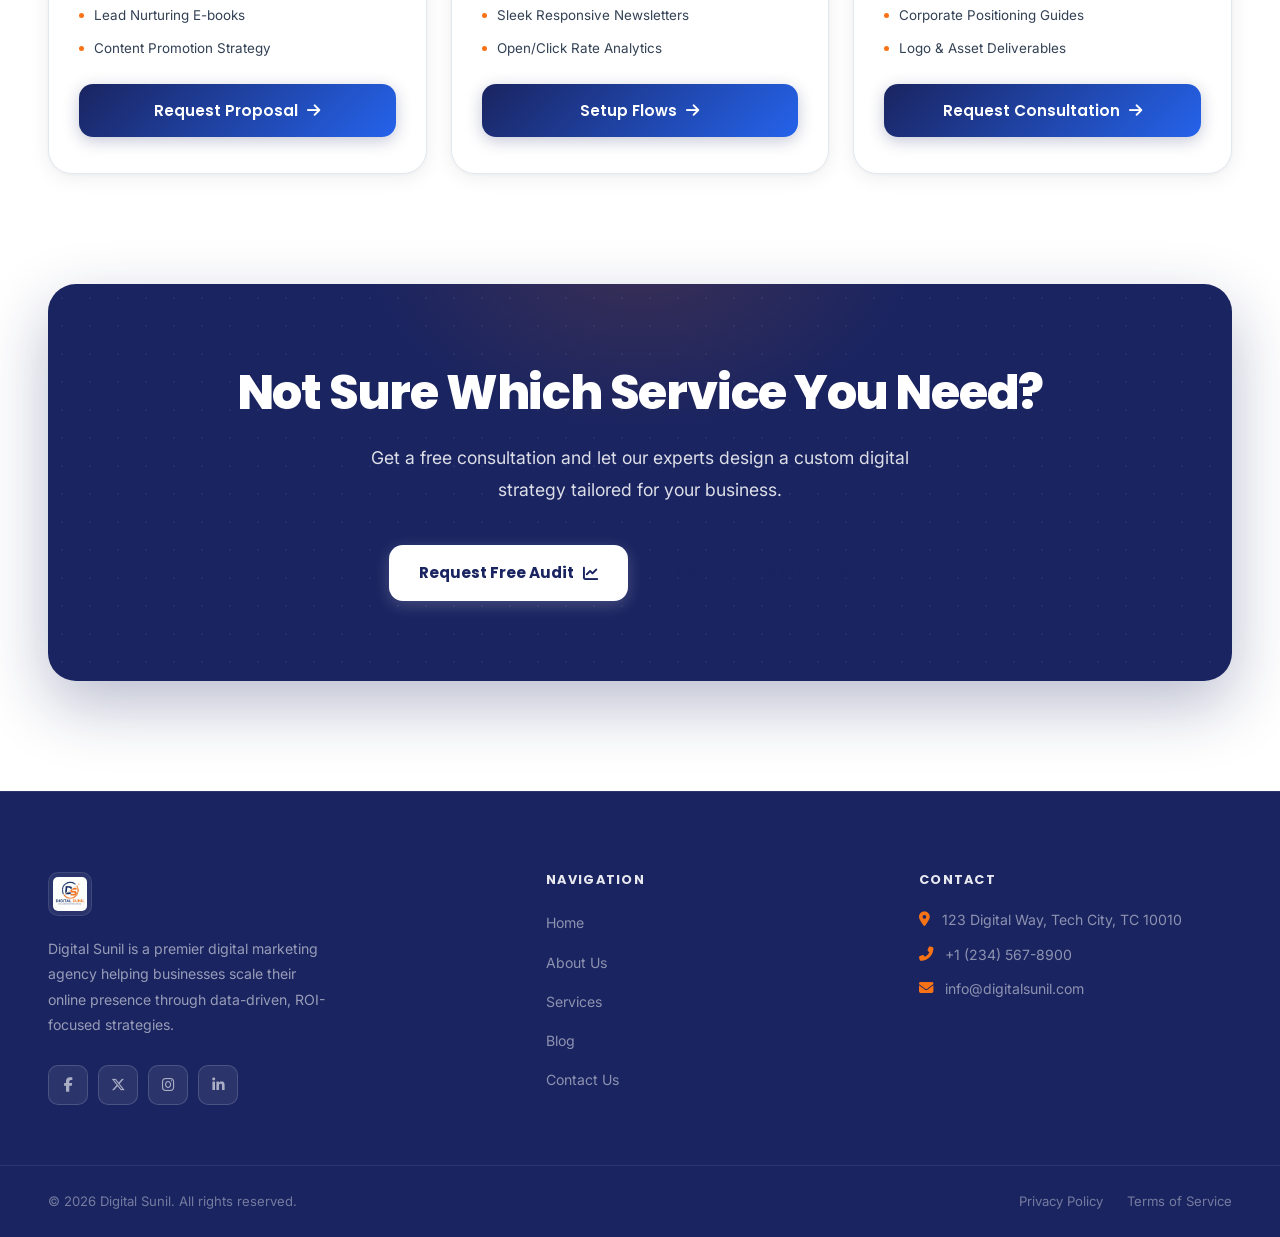
<file: services.html>
<!DOCTYPE html>
<html lang="en">
<head>
    <meta charset="UTF-8">
    <meta name="viewport" content="width=device-width, initial-scale=1.0">
    <title>Professional Digital Marketing Services | Sunil Digital</title>
    <meta name="title" content="Professional Digital Marketing Services | Sunil Digital">
    <meta name="description" content="Grow your business online. Sunil Digital offers specialized SEO optimization services, social media marketing, PPC campaigns, content writing, and branding.">
    <meta name="keywords" content="digital marketing services, SEO optimization services, PPC advertising agency, social media marketing, local SEO company">
    <meta name="author" content="Digital Sunil">
    <meta property="og:type" content="website">
    <meta property="og:url" content="https://www.digitalsunil.com/services.html">
    <meta property="og:title" content="Professional Digital Marketing Services | Sunil Digital">
    <meta property="og:description" content="Grow your business online with specialized SEO, social media, PPC, and content marketing services.">
    <meta property="og:image" content="https://www.digitalsunil.com/image/Digital%20Sunil.jpg">
    <meta property="twitter:card" content="summary_large_image">
    <meta property="twitter:url" content="https://www.digitalsunil.com/services.html">
    <meta property="twitter:title" content="Professional Digital Marketing Services | Sunil Digital">
    <meta property="twitter:description" content="Grow your business online with specialized SEO, social media, PPC, and content marketing services.">
    <meta property="twitter:image" content="https://www.digitalsunil.com/image/Digital%20Sunil.jpg">
    <link rel="canonical" href="https://www.digitalsunil.com/services.html">
    <link rel="icon" type="image/jpeg" href="image/Digital Sunil.jpg">
    <link rel="apple-touch-icon" href="image/Digital Sunil.jpg">
    <link rel="preconnect" href="https://cdnjs.cloudflare.com" crossorigin>
    <link rel="preconnect" href="https://fonts.googleapis.com">
    <link rel="preconnect" href="https://fonts.gstatic.com" crossorigin>
    <link rel="stylesheet" href="https://cdnjs.cloudflare.com/ajax/libs/font-awesome/6.4.0/css/all.min.css">
    <link rel="stylesheet" href="css/style.css">

    <script type="application/ld+json">
    {
      "@context": "https://schema.org",
      "@graph": [
        { "@type": "Service", "name": "SEO Optimization Services", "description": "Rank higher on search engines with custom on-page, off-page, and technical SEO.", "provider": { "@type": "LocalBusiness", "name": "Sunil Digital", "url": "https://www.digitalsunil.com/" } },
        { "@type": "Service", "name": "Social Media Marketing Services", "description": "Build brand awareness on Facebook, Instagram, LinkedIn, and Twitter.", "provider": { "@type": "LocalBusiness", "name": "Sunil Digital", "url": "https://www.digitalsunil.com/" } },
        { "@type": "Service", "name": "PPC Advertising Services", "description": "Acquire leads instantly with customized Google Ads and social media campaigns.", "provider": { "@type": "LocalBusiness", "name": "Sunil Digital", "url": "https://www.digitalsunil.com/" } }
      ]
    }
    </script>
</head>
<body>

    <div class="blob-wrapper">
        <div class="blur-blob blob-blue"></div>
        <div class="blur-blob blob-purple"></div>
    </div>

    <!-- Navbar -->
    <div class="sidebar-overlay"></div>
    <nav class="navbar">
        <div class="nav-container">
            <a href="index.html" class="logo">
                <img src="image/Digital Sunil.jpg" alt="Digital Sunil Logo" width="44" height="44">
                <span class="logo-text">Digital <span>Sunil</span></span>
            </a>
            <button class="hamburger" aria-label="Toggle Navigation">
                <span class="bar"></span>
                <span class="bar"></span>
                <span class="bar"></span>
            </button>
            <ul class="nav-links">
                <li class="sidebar-logo-container">
                    <img src="image/Digital Sunil.jpg" alt="Digital Sunil" class="sidebar-logo" width="38" height="38">
                    <button class="close-btn" aria-label="Close Navigation">
                        <span class="close-line"></span>
                        <span class="close-line"></span>
                    </button>
                </li>
                <li><a href="index.html"><i class="fas fa-home nav-icon"></i> Home</a></li>
                <li><a href="about.html"><i class="fas fa-info-circle nav-icon"></i> About</a></li>
                <li><a href="services.html" class="active"><i class="fas fa-layer-group nav-icon"></i> Courses</a></li>
                <li><a href="blog.html"><i class="fas fa-rss nav-icon"></i> Blog</a></li>
                <li><a href="contact.html" class="btn btn-orange"><i class="fas fa-paper-plane nav-icon"></i> Get Started</a></li>
            </ul>
        </div>
    </nav>

    <!-- Page Header -->
    <header class="page-header">
        <div class="container">
            <div class="section-label">What We Offer</div>
            <h1>Our <span class="gradient-text">Services</span></h1>
            <p>End-to-end digital solutions designed to accelerate your growth and maximize your ROI.</p>
        </div>
    </header>

    <!-- Services Grid -->
    <section class="section-padding reveal">
        <div class="container">
            <div class="services-grid">
                <div class="service-card">
                    <div class="service-card-meta">
                        <span class="badge-service badge-blue">Trending</span>
                        <span class="star-rating">★★★★★</span>
                    </div>
                    <div class="service-icon-wrap"><i class="fas fa-search"></i></div>
                    <h3>SEO Optimization</h3>
                    <p>Rank higher on search engines and attract more organic traffic. We utilize on-page, off-page, and technical SEO to boost visibility and drive high-intent users to your site.</p>
                    <div class="service-details">
                        <div>3–6 Month Implementation Plan</div>
                        <div>Live Technical Audit Included</div>
                        <div>Competitor Analysis Reports</div>
                        <div>Keyword Tracking Dashboard</div>
                    </div>
                    <a href="contact.html" class="btn btn-primary">Book Free Audit <i class="fas fa-arrow-right"></i></a>
                </div>

                <div class="service-card">
                    <div class="service-card-meta">
                        <span class="badge-service badge-purple">Popular</span>
                        <span class="star-rating">★★★★★</span>
                    </div>
                    <div class="service-icon-wrap"><i class="fas fa-share-alt"></i></div>
                    <h3>Social Media Marketing</h3>
                    <p>Engage your audience on Facebook, Instagram, LinkedIn, and Twitter. We create viral content and manage your community to build a lasting brand presence.</p>
                    <div class="service-details">
                        <div>Platform Specific Creatives</div>
                        <div>Community Management</div>
                        <div>Viral Campaign Execution</div>
                        <div>Monthly Engagement Reports</div>
                    </div>
                    <a href="contact.html" class="btn btn-primary">Get Started <i class="fas fa-arrow-right"></i></a>
                </div>

                <div class="service-card">
                    <div class="service-card-meta">
                        <span class="badge-service badge-orange">High ROI</span>
                        <span class="star-rating">★★★★★</span>
                    </div>
                    <div class="service-icon-wrap"><i class="fas fa-bullhorn"></i></div>
                    <h3>PPC Advertising</h3>
                    <p>Maximize your ROI with targeted Google Ads and Social Media Ads. We optimize campaigns daily to lower acquisition costs and drive immediate, measurable sales.</p>
                    <div class="service-details">
                        <div>Google & Meta Ads Certified</div>
                        <div>Daily Conversion Optimization</div>
                        <div>A/B Creative Testing</div>
                        <div>ROI-Focused Attribution</div>
                    </div>
                    <a href="contact.html" class="btn btn-primary">Launch Campaign <i class="fas fa-arrow-right"></i></a>
                </div>

                <div class="service-card">
                    <div class="service-card-meta">
                        <span class="badge-service badge-cyan">Featured</span>
                        <span class="star-rating">★★★★★</span>
                    </div>
                    <div class="service-icon-wrap"><i class="fas fa-pen-nib"></i></div>
                    <h3>Content Marketing</h3>
                    <p>Content is king. We write compelling blogs, articles, and whitepapers that educate your audience, establish authority, and drive measurable conversions.</p>
                    <div class="service-details">
                        <div>SEO Optimized Copywriting</div>
                        <div>Interactive Blog Publishing</div>
                        <div>Lead Nurturing E-books</div>
                        <div>Content Promotion Strategy</div>
                    </div>
                    <a href="contact.html" class="btn btn-primary">Request Proposal <i class="fas fa-arrow-right"></i></a>
                </div>

                <div class="service-card">
                    <div class="service-card-meta">
                        <span class="badge-service badge-green">Automated</span>
                        <span class="star-rating">★★★★★</span>
                    </div>
                    <div class="service-icon-wrap"><i class="fas fa-envelope-open-text"></i></div>
                    <h3>Email Marketing</h3>
                    <p>Reach your customers directly in their inbox. From automated workflows to weekly newsletters, we design campaigns that nurture leads and boost retention.</p>
                    <div class="service-details">
                        <div>Automated Lead Nurturing Flows</div>
                        <div>Highly Segmented Target Lists</div>
                        <div>Sleek Responsive Newsletters</div>
                        <div>Open/Click Rate Analytics</div>
                    </div>
                    <a href="contact.html" class="btn btn-primary">Setup Flows <i class="fas fa-arrow-right"></i></a>
                </div>

                <div class="service-card">
                    <div class="service-card-meta">
                        <span class="badge-service badge-pink">Premium</span>
                        <span class="star-rating">★★★★★</span>
                    </div>
                    <div class="service-icon-wrap"><i class="fas fa-lightbulb"></i></div>
                    <h3>Brand Strategy</h3>
                    <p>Develop a compelling brand identity. We craft logos, style guides, and messaging that resonate with your market and foster deep, lasting loyalty.</p>
                    <div class="service-details">
                        <div>Visual Identity & Style Guide</div>
                        <div>Value Proposition Planning</div>
                        <div>Corporate Positioning Guides</div>
                        <div>Logo & Asset Deliverables</div>
                    </div>
                    <a href="contact.html" class="btn btn-primary">Request Consultation <i class="fas fa-arrow-right"></i></a>
                </div>
            </div>
        </div>
    </section>

    <!-- CTA -->
    <section class="section-padding reveal" style="padding-top: 0;">
        <div class="container">
            <div class="cta-wrapper">
                <h2>Not Sure Which Service You Need?</h2>
                <p>Get a free consultation and let our experts design a custom digital strategy tailored for your business.</p>
                <div class="cta-btns">
                    <a href="contact.html" class="btn btn-white">Request Free Audit <i class="fas fa-chart-line"></i></a>
                    <a href="contact.html" class="btn btn-outline">Schedule Consultation</a>
                </div>
            </div>
        </div>
    </section>

    <!-- Footer -->
    <footer>
        <div class="footer-top">
            <div class="container">
                <div class="footer-grid">
                    <div class="footer-brand">
                        <img src="image/Digital Sunil.jpg" alt="Digital Sunil Logo" width="44" height="44" loading="lazy">
                        <p>Digital Sunil is a premier digital marketing agency helping businesses scale their online presence through data-driven, ROI-focused strategies.</p>
                        <div class="social-icons">
                            <a href="#" aria-label="Facebook"><i class="fab fa-facebook-f"></i></a>
                            <a href="#" aria-label="Twitter / X"><i class="fab fa-x-twitter"></i></a>
                            <a href="#" aria-label="Instagram"><i class="fab fa-instagram"></i></a>
                            <a href="#" aria-label="LinkedIn"><i class="fab fa-linkedin-in"></i></a>
                        </div>
                    </div>
                    <div class="footer-col">
                        <h4>Navigation</h4>
                        <ul>
                            <li><a href="index.html">Home</a></li>
                            <li><a href="about.html">About Us</a></li>
                            <li><a href="services.html">Services</a></li>
                            <li><a href="blog.html">Blog</a></li>
                            <li><a href="contact.html">Contact Us</a></li>
                        </ul>
                    </div>
                    <div class="footer-col">
                        <h4>Contact</h4>
                        <ul class="footer-contact-list">
                            <li><i class="fas fa-map-marker-alt"></i> 123 Digital Way, Tech City, TC 10010</li>
                            <li><i class="fas fa-phone-alt"></i> +1 (234) 567-8900</li>
                            <li><i class="fas fa-envelope"></i> info@digitalsunil.com</li>
                        </ul>
                    </div>
                </div>
            </div>
        </div>
        <div class="footer-bottom">
            <div class="container">
                <div class="footer-bottom-inner">
                    <p>&copy; 2026 Digital Sunil. All rights reserved.</p>
                    <div class="footer-bottom-links">
                        <a href="#">Privacy Policy</a>
                        <a href="#">Terms of Service</a>
                    </div>
                </div>
            </div>
        </div>
    </footer>

    <script src="js/script.js"></script>
</body>
</html>
</file>
<file: css/style.css>
/* ============================================================
   DIGITAL SUNIL — Professional UI Redesign
   Design: Premium Dark Glassmorphism Agency Theme
   ============================================================ */

@import url('https://fonts.googleapis.com/css2?family=Inter:wght@300;400;500;600;700&family=Poppins:wght@500;600;700;800;900&display=swap');

/* ── Design Tokens ─────────────────────────────────────── */
:root {
  /* Backgrounds */
  --bg-root:        #ffffff;
  --bg-surface:     #f5f7ff;
  --bg-card:        #ffffff;
  --bg-card-hover:  #f8faff;

  /* Brand Palette */
  --navy:           #1a2460;
  --navy-dark:      #0f1a4f;
  --navy-light:     #263080;
  --blue:           #2563eb;
  --blue-light:     #3b82f6;
  --blue-dark:      #1d4ed8;
  --orange:         #f97316;
  --orange-dark:    #ea6c0a;
  --orange-light:   #fb923c;
  --purple:         #7c3aed;
  --purple-light:   #a855f7;
  --pink:           #ec4899;
  --cyan:           #06b6d4;
  --green:          #22c55e;

  /* Gradients */
  --grad-brand:     linear-gradient(135deg, var(--navy) 0%, var(--blue) 100%);
  --grad-warm:      linear-gradient(135deg, var(--orange) 0%, var(--orange-dark) 100%);
  --grad-cool:      linear-gradient(135deg, var(--cyan) 0%, var(--blue) 100%);
  --grad-text:      linear-gradient(135deg, var(--navy) 0%, var(--orange) 100%);

  /* Text */
  --text-100:       #0f172a;
  --text-200:       #1e293b;
  --text-300:       #334155;
  --text-400:       #64748b;
  --text-500:       #94a3b8;

  /* Borders */
  --border:         #e2e8f0;
  --border-bright:  #cbd5e1;
  --border-blue:    rgba(37,99,235,0.25);

  /* Glass */
  --glass-blur:     blur(20px);
  --glass-blur-sm:  blur(10px);

  /* Shadows */
  --shadow-card:    0 4px 20px rgba(0,0,0,0.07), 0 1px 4px rgba(0,0,0,0.04);
  --shadow-blue:    0 4px 24px rgba(37,99,235,0.15);
  --shadow-orange:  0 4px 24px rgba(249,115,22,0.25);
  --shadow-lg:      0 8px 40px rgba(0,0,0,0.1), 0 2px 8px rgba(0,0,0,0.05);

  /* Typography */
  --font-sans:      'Inter', system-ui, sans-serif;
  --font-heading:   'Poppins', system-ui, sans-serif;

  /* Motion */
  --ease:           cubic-bezier(0.4, 0, 0.2, 1);
  --ease-spring:    cubic-bezier(0.16, 1, 0.3, 1);
  --dur:            0.3s;
}

/* ── Reset ─────────────────────────────────────────────── */
*, *::before, *::after { margin: 0; padding: 0; box-sizing: border-box; }
html { scroll-behavior: smooth; }
html, body { width: 100%; overflow-x: hidden; }

body {
  font-family: var(--font-sans);
  background-color: var(--bg-root);
  color: var(--text-300);
  line-height: 1.7;
  -webkit-font-smoothing: antialiased;
}

/* Subtle dot grid background */
body::before {
  content: '';
  position: fixed;
  inset: 0;
  background-image: radial-gradient(circle, rgba(26,36,96,0.06) 1px, transparent 1px);
  background-size: 28px 28px;
  pointer-events: none;
  z-index: 0;
}

h1, h2, h3, h4, h5, h6 {
  font-family: var(--font-heading);
  color: var(--text-100);
  letter-spacing: -0.025em;
  line-height: 1.2;
}

a { text-decoration: none; color: inherit; transition: color var(--dur) var(--ease); }
ul { list-style: none; }
img { max-width: 100%; height: auto; display: block; }

/* Custom Scrollbar */
::-webkit-scrollbar { width: 6px; }
::-webkit-scrollbar-track { background: #f1f5f9; }
::-webkit-scrollbar-thumb { background: rgba(26,36,96,0.25); border-radius: 99px; }
::-webkit-scrollbar-thumb:hover { background: var(--navy); }

/* Focus */
:focus-visible {
  outline: 2px solid var(--orange);
  outline-offset: 3px;
  border-radius: 6px;
}

/* ── Layout Utilities ───────────────────────────────────── */
.container {
  width: 100%;
  max-width: 1240px;
  margin: 0 auto;
  padding: 0 28px;
  position: relative;
  z-index: 2;
}

.section-padding { padding: 110px 0; position: relative; }

.section-label {
  display: inline-flex;
  align-items: center;
  gap: 8px;
  font-size: 0.78rem;
  font-weight: 700;
  letter-spacing: 0.12em;
  text-transform: uppercase;
  color: var(--orange);
  margin-bottom: 18px;
}
.section-label::before {
  content: '';
  width: 20px; height: 2px;
  background: var(--orange);
  border-radius: 99px;
}

.section-title { text-align: center; margin-bottom: 70px; }
.section-title h2 {
  font-size: clamp(2rem, 4vw, 3.25rem);
  font-weight: 800;
}
.section-title p {
  color: var(--text-400);
  font-size: 1.1rem;
  max-width: 560px;
  margin: 16px auto 0;
  line-height: 1.8;
}

/* ── Gradient Text ──────────────────────────────────────── */
.gradient-text {
  background: var(--grad-text);
  -webkit-background-clip: text;
  -webkit-text-fill-color: transparent;
  background-clip: text;
}

/* ── Badges ─────────────────────────────────────────────── */
.pill-badge {
  display: inline-flex;
  align-items: center;
  gap: 7px;
  padding: 6px 16px;
  border-radius: 99px;
  font-size: 0.8rem;
  font-weight: 600;
  border: 1px solid rgba(249,115,22,0.4);
  background: rgba(249,115,22,0.08);
  color: var(--orange-dark);
  margin-bottom: 24px;
}
.pill-badge .live-dot {
  width: 7px; height: 7px;
  background: var(--orange);
  border-radius: 50%;
  box-shadow: 0 0 0 2px rgba(249,115,22,0.3);
  animation: pulse-dot 2s ease infinite;
}

.badge-service {
  display: inline-flex;
  align-items: center;
  gap: 6px;
  padding: 4px 12px;
  border-radius: 99px;
  font-size: 0.72rem;
  font-weight: 700;
  letter-spacing: 0.04em;
}
.badge-blue   { background: rgba(59,130,246,0.12); color: var(--blue-light);   border: 1px solid rgba(59,130,246,0.25); }
.badge-purple { background: rgba(168,85,247,0.12); color: var(--purple-light); border: 1px solid rgba(168,85,247,0.25); }
.badge-pink   { background: rgba(236,72,153,0.12); color: #f9a8d4;             border: 1px solid rgba(236,72,153,0.25); }
.badge-cyan   { background: rgba(6,182,212,0.12);  color: #67e8f9;             border: 1px solid rgba(6,182,212,0.25); }
.badge-orange { background: rgba(249,115,22,0.12); color: #fdba74;             border: 1px solid rgba(249,115,22,0.25); }
.badge-green  { background: rgba(34,197,94,0.12);  color: #86efac;             border: 1px solid rgba(34,197,94,0.25); }

/* ── Buttons ─────────────────────────────────────────────── */
.btn {
  display: inline-flex;
  align-items: center;
  justify-content: center;
  gap: 9px;
  padding: 14px 30px;
  border-radius: 14px;
  font-family: var(--font-heading);
  font-size: 0.95rem;
  font-weight: 600;
  cursor: pointer;
  border: none;
  transition: all var(--dur) var(--ease);
  white-space: nowrap;
  position: relative;
  overflow: hidden;
}
.btn::after {
  content: '';
  position: absolute;
  inset: 0;
  background: linear-gradient(rgba(255,255,255,0.12), transparent);
  opacity: 0;
  transition: opacity var(--dur) var(--ease);
  border-radius: inherit;
}
.btn:hover::after { opacity: 1; }

.btn-primary {
  background: var(--grad-brand);
  color: #fff !important;
  box-shadow: 0 4px 16px rgba(26,36,96,0.25);
}
.btn-primary:hover {
  transform: translateY(-2px);
  box-shadow: 0 8px 28px rgba(26,36,96,0.35);
}

/* Navy filled button */
.btn-navy {
  background: var(--navy);
  color: #fff !important;
  box-shadow: 0 4px 16px rgba(26,36,96,0.25);
}
.btn-navy:hover {
  background: var(--navy-dark);
  transform: translateY(-2px);
  box-shadow: 0 8px 28px rgba(26,36,96,0.35);
}

/* Orange filled button */
.btn-orange {
  background: var(--orange);
  color: #fff !important;
  box-shadow: var(--shadow-orange);
}
.btn-orange:hover {
  background: var(--orange-dark);
  transform: translateY(-2px);
  box-shadow: 0 8px 28px rgba(249,115,22,0.4);
}

.btn-outline {
  background: transparent;
  color: var(--navy);
  border: 1.5px solid var(--navy);
}
.btn-outline:hover {
  background: var(--navy);
  color: #fff !important;
  transform: translateY(-2px);
}

/* Watch demo style button */
.btn-watch-demo {
  background: transparent;
  color: var(--navy);
  border: 1.5px solid var(--border-bright);
  gap: 10px;
}
.btn-watch-demo:hover {
  background: var(--bg-surface);
  border-color: var(--navy);
  transform: translateY(-2px);
}
.btn-watch-demo i { color: var(--orange); font-size: 1.1rem; }

.btn-white {
  background: #ffffff;
  color: var(--navy) !important;
  font-weight: 700;
  box-shadow: 0 4px 16px rgba(255,255,255,0.2);
}
.btn-white:hover {
  background: #f1f5f9;
  transform: translateY(-2px);
  box-shadow: 0 8px 24px rgba(255,255,255,0.3);
}

.btn-ghost {
  background: var(--bg-surface);
  color: var(--navy);
  border: 1px solid var(--border);
}
.btn-ghost:hover {
  background: var(--bg-card-hover);
  border-color: var(--navy);
  color: var(--navy);
  transform: translateY(-2px);
}

/* ── Blob Decorations ───────────────────────────────────── */
.blob-wrapper {
  position: fixed;
  inset: 0;
  overflow: hidden;
  pointer-events: none;
  z-index: 0;
}

.blur-blob {
  position: absolute;
  border-radius: 50%;
  filter: blur(100px);
  opacity: 0.07;
  animation: floatBlob 25s ease-in-out infinite alternate;
}

.blob-blue   { width: 700px; height: 700px; background: radial-gradient(circle, var(--orange) 0%, transparent 65%);  top: -15%; left: -10%; }
.blob-purple { width: 600px; height: 600px; background: radial-gradient(circle, var(--navy) 0%, transparent 65%);    bottom: 5%; right: -10%; animation-delay: -8s; opacity: 0.05; }
.blob-cyan   { width: 400px; height: 400px; background: radial-gradient(circle, var(--blue) 0%, transparent 65%);    top: 50%; left: 40%; animation-delay: -4s; opacity: 0.06; }

@keyframes floatBlob {
  0%   { transform: translate(0,0) scale(1); }
  50%  { transform: translate(50px,-70px) scale(1.08); }
  100% { transform: translate(-30px,40px) scale(0.94); }
}

/* ── Navbar ─────────────────────────────────────────────── */
.navbar {
  position: fixed;
  top: 0; left: 0; right: 0;
  z-index: 1002;
  padding: 16px 0;
  transition: all var(--dur) var(--ease);
}

.navbar::before {
  content: '';
  position: absolute;
  inset: 0;
  background: rgba(255,255,255,0.88);
  backdrop-filter: var(--glass-blur);
  -webkit-backdrop-filter: var(--glass-blur);
  border-bottom: 1px solid transparent;
  transition: all var(--dur) var(--ease);
}

.navbar.sticky::before {
  background: rgba(255,255,255,0.98);
  border-bottom-color: var(--border);
  box-shadow: 0 2px 20px rgba(0,0,0,0.06);
}

.navbar.sticky { padding: 10px 0; }

.nav-container {
  display: flex;
  justify-content: space-between;
  align-items: center;
  max-width: 1240px;
  margin: 0 auto;
  padding: 0 28px;
  position: relative;
  z-index: 1;
}

.logo {
  display: flex;
  align-items: center;
  gap: 12px;
}
.logo img {
  height: 44px;
  border-radius: 10px;
  border: 1px solid rgba(255,255,255,0.12);
  background: rgba(255,255,255,0.08);
  padding: 4px;
  transition: all var(--dur) var(--ease);
}
.logo-text {
  font-family: var(--font-heading);
  font-size: 1.15rem;
  font-weight: 700;
  color: var(--navy);
  letter-spacing: -0.02em;
}
.logo-text span { color: var(--orange); }

.nav-links {
  display: flex;
  align-items: center;
  gap: 6px;
}

.nav-links li a:not(.btn) {
  display: flex;
  align-items: center;
  gap: 7px;
  padding: 8px 14px;
  border-radius: 10px;
  font-size: 0.9rem;
  font-weight: 500;
  color: var(--text-300);
  transition: all var(--dur) var(--ease);
}
.nav-links li a:not(.btn):hover,
.nav-links li a:not(.btn).active {
  background: rgba(26,36,96,0.06);
  color: var(--navy);
}
.nav-links li a:not(.btn).active {
  color: var(--navy);
  font-weight: 600;
}

.nav-links li:last-child a { margin-left: 10px; }

.nav-icon { display: none; }

/* Hamburger */
.hamburger {
  display: none;
  cursor: pointer;
  border: none;
  background: transparent;
  width: 40px; height: 40px;
  flex-direction: column;
  justify-content: center;
  align-items: flex-end;   /* right-align bars for tapered cascade effect */
  gap: 5px;
  z-index: 1003;
  padding: 4px;
  transition: all var(--dur) var(--ease);
}
.hamburger.hidden { opacity: 0; visibility: hidden; pointer-events: none; }
.hamburger .bar {
  height: 2px;
  border-radius: 99px;
  background: linear-gradient(90deg, rgba(249,115,22,0.6), var(--navy));
  transition: width 0.28s var(--ease), opacity 0.28s var(--ease);
  display: block;
}
.hamburger .bar:nth-child(1) { width: 22px; }
.hamburger .bar:nth-child(2) { width: 14px; }
.hamburger .bar:nth-child(3) { width: 8px; }

/* Hover: all bars expand to full width */
.hamburger:hover .bar { width: 22px; }

.sidebar-overlay { display: none; }
.sidebar-logo-container { display: none; }

/* ── Hero ────────────────────────────────────────────────── */
.hero {
  min-height: 100vh;
  display: flex;
  align-items: center;
  padding: 160px 0 100px;
  position: relative;
  overflow: hidden;
  background: #ffffff;
}

.hero-grid {
  display: grid;
  grid-template-columns: 1.1fr 1fr;
  gap: 60px;
  align-items: center;
}

.hero-content { animation: fadeUp 0.9s var(--ease-spring) both; }

/* Orange label badge */
.hero-badge {
  display: inline-flex;
  align-items: center;
  gap: 10px;
  font-size: 0.78rem;
  font-weight: 700;
  letter-spacing: 0.1em;
  text-transform: uppercase;
  color: var(--orange);
  margin-bottom: 20px;
}
.hero-badge::before {
  content: '';
  width: 24px; height: 2.5px;
  background: var(--orange);
  border-radius: 99px;
  flex-shrink: 0;
}

.hero h1 {
  font-size: clamp(2rem, 3.5vw + 0.5rem, 3.5rem);
  font-weight: 900;
  line-height: 1.13;
  color: var(--navy);
  margin-bottom: 6px;
}

.hero h1 .orange-line {
  display: block;
  color: var(--orange);
}

.hero > .container .hero-grid .hero-content p {
  font-size: clamp(0.92rem, 1.1vw + 0.3rem, 1.05rem);
  color: var(--text-400);
  max-width: 500px;
  line-height: 1.85;
  margin-top: 20px;
  margin-bottom: 28px;
}

/* Feature checks row */
.hero-checks {
  display: flex;
  flex-wrap: wrap;
  gap: 18px 30px;
  margin-bottom: 36px;
}
.hero-check-item {
  display: flex;
  align-items: center;
  gap: 8px;
  font-size: 0.9rem;
  font-weight: 500;
  color: var(--text-200);
}
.hero-check-item i {
  color: var(--orange);
  font-size: 1rem;
}

.hero-btns {
  display: flex;
  gap: 16px;
  flex-wrap: wrap;
}

/* Right side visual */
.hero-visual {
  position: relative;
  animation: fadeUp 0.9s 0.15s var(--ease-spring) both;
}

.hero-img-frame {
  position: relative;
  width: 100%;
  max-width: 500px;
  height: 520px;
  margin: 0 auto;
  overflow: visible;
}

/* Small decorative orange dots */
.hero-dot {
  position: absolute;
  border-radius: 50%;
  background: var(--orange);
  z-index: 0;
}
.hero-dot-1 { width: 10px; height: 10px; top: 8%;  right: 28%; opacity: 0.7; }
.hero-dot-2 { width:  7px; height:  7px; top: 22%; right: 10%; opacity: 0.5; }
.hero-dot-3 { width:  6px; height:  6px; top: 4%;  right: 50%; opacity: 0.4; }

/* Navy arch — centered behind person, large enough for full image */
.navy-arch {
  position: absolute;
  width: 76%;
  aspect-ratio: 1;
  top: 46%;
  left: 54%;
  transform: translate(-50%, -50%);
  background: var(--navy);
  border-radius: 50%;
  z-index: 1;
}

/* Solid orange circle — centered inside navy ring */
.orange-circle {
  position: absolute;
  width: 63%;
  aspect-ratio: 1;
  top: 46%;
  left: 54%;
  transform: translate(-50%, -50%);
  background: var(--orange);
  border-radius: 50%;
  z-index: 2;
}

/* Orange dashed ring — largest, same center */
.orange-ring {
  position: absolute;
  width: 90%;
  aspect-ratio: 1;
  top: 46%;
  left: 54%;
  transform: translate(-50%, -50%);
  border-radius: 50%;
  border: 2.5px dashed rgba(249,115,22,0.6);
  background: transparent;
  z-index: 2;
}

/* Person image — overlaps from front */
.hero-center-img {
  position: absolute;
  bottom: 0;
  left: 2%;
  width: 88%;
  height: 98%;
  z-index: 4;
  display: flex;
  align-items: flex-end;
  justify-content: center;
}
.hero-center-img img {
  width: 100%;
  height: 100%;
  object-fit: contain;
  object-position: bottom center;
  filter: drop-shadow(0 10px 30px rgba(26,36,96,0.15));
}

/* Floating icon badges */
.float-badge {
  position: absolute;
  border-radius: 50%;
  box-shadow: 0 6px 20px rgba(0,0,0,0.15);
  display: flex; align-items: center; justify-content: center;
  z-index: 5;
  animation: floatBadge 3s ease-in-out infinite alternate;
}

/* Megaphone — top-center, orange tinted */
.float-badge-1 {
  width: 50px; height: 50px;
  top: 6%; left: 48%;
  background: rgba(255,255,255,0.95);
  border: 1.5px solid rgba(249,115,22,0.25);
  color: var(--orange);
  font-size: 1.1rem;
  animation-delay: 0s;
}

/* Chart bar — left-center, navy */
.float-badge-2 {
  width: 48px; height: 48px;
  top: 44%; left: 0%;
  background: var(--navy);
  color: var(--orange);
  font-size: 1.1rem;
  animation-delay: 0.6s;
}

/* Crosshairs/target — right-center, orange */
.float-badge-3 {
  width: 56px; height: 56px;
  top: 36%; right: -4%;
  background: var(--orange);
  color: #ffffff;
  font-size: 1.3rem;
  animation-delay: 1.2s;
}

@keyframes floatBadge {
  from { transform: translateY(0px); }
  to   { transform: translateY(-9px); }
}

/* Rating card */
.rating-card {
  position: absolute;
  bottom: 20px; right: -8px;
  background: #ffffff;
  border-radius: 14px;
  padding: 12px 16px;
  box-shadow: 0 8px 32px rgba(0,0,0,0.12);
  display: flex;
  align-items: center;
  gap: 12px;
  z-index: 6;
  white-space: nowrap;
}
.rating-score {
  font-family: var(--font-heading);
  font-size: 1.6rem;
  font-weight: 800;
  color: var(--navy);
  line-height: 1;
}
.rating-stars { color: #f59e0b; font-size: 0.85rem; letter-spacing: 2px; margin-bottom: 3px; }
.rating-label { font-size: 0.7rem; color: var(--text-400); font-weight: 500; margin-bottom: 4px; }
.rating-avatars {
  display: flex;
  align-items: center;
  margin-top: 6px;
}
.rating-avatar {
  width: 26px;
  height: 26px;
  border-radius: 50%;
  border: 2px solid #ffffff;
  display: flex;
  align-items: center;
  justify-content: center;
  font-family: var(--font-heading);
  font-size: 0.6rem;
  font-weight: 700;
  color: #ffffff;
  margin-left: -7px;
  box-shadow: 0 1px 4px rgba(0,0,0,0.15);
  flex-shrink: 0;
}
.rating-avatar:first-child { margin-left: 0; }

/* Legacy hero-features grid kept for compatibility */
.hero-features {
  display: grid;
  grid-template-columns: repeat(2, 1fr);
  gap: 12px;
}

.hero-feature-item {
  display: flex;
  align-items: center;
  gap: 10px;
  padding: 14px 18px;
  background: var(--bg-card);
  border: 1px solid var(--border);
  border-radius: 12px;
  font-size: 0.88rem;
  color: var(--text-200);
  font-weight: 500;
  transition: all var(--dur) var(--ease);
  box-shadow: var(--shadow-card);
}
.hero-feature-item:hover {
  background: var(--bg-card-hover);
  border-color: var(--border-bright);
}
.hero-feature-item i {
  color: var(--orange);
  font-size: 0.9rem;
  flex-shrink: 0;
}

/* Stats Panel */
.stats-container {
  position: relative;
  background: var(--bg-card);
  border: 1px solid var(--border-bright);
  border-radius: 28px;
  padding: 36px;
  box-shadow: var(--shadow-lg);
  animation: fadeUp 0.9s 0.15s var(--ease-spring) both;
}
.stats-container::before {
  content: '';
  position: absolute;
  inset: -1px;
  border-radius: 29px;
  background: linear-gradient(135deg, rgba(59,130,246,0.2), transparent 40%, rgba(168,85,247,0.15));
  z-index: -1;
}

.stats-grid {
  display: grid;
  grid-template-columns: repeat(2, 1fr);
  gap: 20px;
}

.stat-card {
  padding: 28px 22px;
  border-radius: 18px;
  position: relative;
  overflow: hidden;
}
.stat-card::after {
  content: '';
  position: absolute;
  inset: 0;
  background: linear-gradient(rgba(255,255,255,0.06), transparent);
  pointer-events: none;
}

.stat-card-gradient-1 {
  background: linear-gradient(135deg, #1d4ed8 0%, #7c3aed 100%);
  box-shadow: 0 8px 24px rgba(59,130,246,0.3);
}
.stat-card-gradient-2 {
  background: linear-gradient(135deg, #be185d 0%, #c2410c 100%);
  box-shadow: 0 8px 24px rgba(236,72,153,0.25);
}
.stat-card-glass {
  background: #1a2844;
  border: 1px solid var(--border-bright);
}

.stat-card h3 {
  font-size: 2.6rem;
  font-weight: 800;
  color: #fff;
  margin-bottom: 6px;
  letter-spacing: -0.04em;
}
.stat-card p {
  font-size: 0.85rem;
  color: rgba(255,255,255,0.8);
  font-weight: 500;
  margin-bottom: 0;
  line-height: 1.4;
}

/* ── Why Choose Us ──────────────────────────────────────── */
.why-choose-grid {
  display: grid;
  grid-template-columns: repeat(3, 1fr);
  gap: 24px;
}

.why-choose-card {
  position: relative;
  background: var(--bg-card);
  border: 1px solid var(--border);
  border-radius: 24px;
  padding: 44px 32px;
  transition: all var(--dur) var(--ease);
  overflow: hidden;
  box-shadow: var(--shadow-card);
}
.why-choose-card::before {
  content: '';
  position: absolute;
  top: 0; left: 0; right: 0;
  height: 3px;
  background: linear-gradient(90deg, var(--orange), var(--navy));
  opacity: 0;
  transition: opacity var(--dur) var(--ease);
}
.why-choose-card:hover {
  background: var(--bg-card-hover);
  border-color: rgba(249,115,22,0.3);
  transform: translateY(-6px);
  box-shadow: var(--shadow-orange);
}
.why-choose-card:hover::before { opacity: 1; }

.why-icon-wrap {
  width: 58px; height: 58px;
  border-radius: 16px;
  display: flex; align-items: center; justify-content: center;
  font-size: 1.35rem;
  margin-bottom: 26px;
  position: relative;
}
.why-icon-wrap.blue   { background: rgba(26,36,96,0.1);    color: var(--navy); }
.why-icon-wrap.purple { background: rgba(249,115,22,0.12); color: var(--orange); }
.why-icon-wrap.cyan   { background: rgba(37,99,235,0.1);   color: var(--blue); }
.why-icon-wrap.orange { background: rgba(249,115,22,0.12); color: var(--orange); }
.why-icon-wrap.green  { background: rgba(34,197,94,0.1);   color: #16a34a; }
.why-icon-wrap.pink   { background: rgba(26,36,96,0.1);    color: var(--navy); }

.why-choose-card h3 {
  font-size: 1.25rem;
  font-weight: 700;
  margin-bottom: 14px;
}
.why-choose-card p {
  color: var(--text-400);
  font-size: 0.92rem;
  line-height: 1.75;
  margin-bottom: 0;
}

/* ── Services Section ───────────────────────────────────── */
.services-section-header {
  display: flex;
  justify-content: space-between;
  align-items: flex-end;
  margin-bottom: 60px;
}
.services-section-header .section-title {
  text-align: left;
  margin-bottom: 0;
}

.services-grid {
  display: grid;
  grid-template-columns: repeat(3, 1fr);
  gap: 24px;
}

.service-card {
  position: relative;
  background: var(--bg-card);
  border: 1px solid var(--border);
  border-radius: 24px;
  padding: 36px 30px;
  transition: all var(--dur) var(--ease);
  overflow: hidden;
  display: flex;
  flex-direction: column;
  box-shadow: var(--shadow-card);
}
.service-card::before {
  content: '';
  position: absolute;
  top: 0; left: 0; right: 0;
  height: 3px;
  border-radius: 24px 24px 0 0;
  transition: opacity var(--dur) var(--ease);
  opacity: 0.6;
}
.service-card:nth-child(1)::before { background: linear-gradient(90deg, var(--blue), var(--cyan)); }
.service-card:nth-child(2)::before { background: linear-gradient(90deg, var(--purple), var(--pink)); }
.service-card:nth-child(3)::before { background: linear-gradient(90deg, var(--orange), var(--pink)); }
.service-card:nth-child(4)::before { background: linear-gradient(90deg, var(--cyan), var(--blue)); }
.service-card:nth-child(5)::before { background: linear-gradient(90deg, var(--green), var(--cyan)); }
.service-card:nth-child(6)::before { background: linear-gradient(90deg, var(--purple), var(--blue)); }

.service-card:hover {
  background: var(--bg-card-hover);
  border-color: rgba(249,115,22,0.3);
  transform: translateY(-6px);
  box-shadow: var(--shadow-card), var(--shadow-orange);
}
.service-card:hover::before { opacity: 1; }

.service-card-meta {
  display: flex;
  justify-content: space-between;
  align-items: center;
  margin-bottom: 22px;
}

.star-rating { color: var(--orange); font-size: 0.8rem; letter-spacing: 2px; }

.service-icon-wrap {
  width: 52px; height: 52px;
  border-radius: 14px;
  display: flex; align-items: center; justify-content: center;
  font-size: 1.25rem;
  margin-bottom: 18px;
}

.service-card:nth-child(1) .service-icon-wrap { background: rgba(249,115,22,0.1);  color: var(--orange); }
.service-card:nth-child(2) .service-icon-wrap { background: rgba(26,36,96,0.1);    color: var(--navy); }
.service-card:nth-child(3) .service-icon-wrap { background: rgba(249,115,22,0.1);  color: var(--orange); }
.service-card:nth-child(4) .service-icon-wrap { background: rgba(26,36,96,0.1);    color: var(--navy); }
.service-card:nth-child(5) .service-icon-wrap { background: rgba(249,115,22,0.1);  color: var(--orange); }
.service-card:nth-child(6) .service-icon-wrap { background: rgba(26,36,96,0.1);    color: var(--navy); }

.service-card h3 {
  font-size: 1.2rem;
  font-weight: 700;
  margin-bottom: 12px;
}
.service-card > p {
  color: var(--text-400);
  font-size: 0.9rem;
  line-height: 1.7;
  margin-bottom: 24px;
  flex-grow: 1;
}

.service-details {
  border-top: 1px solid var(--border);
  padding-top: 20px;
  margin-bottom: 24px;
  display: flex;
  flex-direction: column;
  gap: 10px;
}
.service-details div {
  display: flex;
  align-items: center;
  gap: 10px;
  font-size: 0.84rem;
  color: var(--text-300);
}
.service-details div::before {
  content: '';
  width: 5px; height: 5px;
  border-radius: 50%;
  background: var(--orange);
  flex-shrink: 0;
}

.service-card .btn { margin-top: auto; }

/* ── Tools Grid ─────────────────────────────────────────── */
.tools-grid {
  display: grid;
  grid-template-columns: repeat(5, 1fr);
  gap: 16px;
}

.tool-card {
  position: relative;
  background: var(--bg-card);
  border: 1px solid var(--border);
  border-radius: 18px;
  padding: 28px 16px 24px;
  text-align: center;
  transition: all var(--dur) var(--ease);
  cursor: default;
  overflow: hidden;
  box-shadow: var(--shadow-card);
}
.tool-card::after {
  content: '';
  position: absolute;
  bottom: 0; left: 0; right: 0;
  height: 2px;
  background: linear-gradient(90deg, var(--orange), var(--navy));
  transform: scaleX(0);
  transition: transform var(--dur) var(--ease);
  transform-origin: left;
}
.tool-card:hover {
  background: var(--bg-surface);
  border-color: rgba(249,115,22,0.35);
  transform: translateY(-4px);
  box-shadow: var(--shadow-orange);
}
.tool-card:hover::after { transform: scaleX(1); }

.tool-icon-wrap {
  width: 48px; height: 48px;
  border-radius: 12px;
  display: flex; align-items: center; justify-content: center;
  margin: 0 auto 14px;
  font-size: 1.25rem;
}
.tool-card h3 { font-size: 0.88rem; font-weight: 600; color: var(--text-200); margin-bottom: 0; }

/* ── Testimonials / Process (optional visual break) ─────── */
.divider-line {
  border: none;
  height: 1px;
  background: linear-gradient(90deg, transparent, var(--border-bright), transparent);
  margin: 0;
}

/* ── CTA Section ────────────────────────────────────────── */
.cta-wrapper {
  position: relative;
  overflow: hidden;
  border-radius: 28px;
  padding: 80px 60px;
  text-align: center;
  background: var(--navy);
  box-shadow: 0 24px 64px rgba(26,36,96,0.3);
}
.cta-wrapper::before {
  content: '';
  position: absolute;
  inset: 0;
  background-image: radial-gradient(circle, rgba(255,255,255,0.05) 1px, transparent 1px);
  background-size: 28px 28px;
}
.cta-wrapper::after {
  content: '';
  position: absolute;
  top: -60%; left: 50%;
  transform: translateX(-50%);
  width: 600px; height: 400px;
  background: radial-gradient(ellipse, rgba(249,115,22,0.15) 0%, transparent 65%);
  pointer-events: none;
}

.cta-wrapper h2 {
  font-size: clamp(1.8rem, 4vw, 3rem);
  font-weight: 800;
  color: #fff;
  margin-bottom: 20px;
  position: relative; z-index: 1;
}
.cta-wrapper p {
  color: rgba(255,255,255,0.85);
  font-size: 1.1rem;
  max-width: 600px;
  margin: 0 auto 40px;
  line-height: 1.8;
  position: relative; z-index: 1;
}
.cta-btns {
  display: flex;
  justify-content: center;
  gap: 16px;
  flex-wrap: wrap;
  position: relative; z-index: 1;
}

/* ── Page Header (inner pages) ──────────────────────────── */
.page-header {
  padding: 190px 0 100px;
  text-align: center;
  position: relative;
  overflow: hidden;
}
.page-header::before {
  content: '';
  position: absolute;
  inset: 0;
  background: radial-gradient(ellipse at 50% 0%, rgba(249,115,22,0.08) 0%, transparent 60%);
  pointer-events: none;
}
.page-header::after {
  content: '';
  position: absolute;
  bottom: 0; left: 0; right: 0;
  height: 1px;
  background: linear-gradient(90deg, transparent, var(--border-bright), transparent);
}
.page-header .section-label { margin-bottom: 20px; }
.page-header h1 {
  font-size: clamp(2.4rem, 5vw, 3.75rem);
  font-weight: 800;
  margin-bottom: 18px;
}
.page-header p {
  font-size: 1.15rem;
  color: var(--text-400);
  max-width: 560px;
  margin: 0 auto;
  line-height: 1.8;
}

/* ── About Page ─────────────────────────────────────────── */
.about-grid {
  display: grid;
  grid-template-columns: 1fr 1fr;
  gap: 70px;
  align-items: center;
}

.about-img-wrapper {
  position: relative;
  border-radius: 24px;
}
.about-img-wrapper::before {
  content: '';
  position: absolute;
  inset: -2px;
  background: var(--grad-brand);
  border-radius: 26px;
  z-index: -1;
  opacity: 0.5;
  filter: blur(1px);
}
.about-img-wrapper::after {
  content: '';
  position: absolute;
  inset: -20px;
  background: radial-gradient(ellipse, rgba(59,130,246,0.15) 0%, transparent 65%);
  z-index: -2;
}
.about-img {
  width: 100%;
  border-radius: 22px;
  border: 1px solid rgba(255,255,255,0.08);
  display: block;
}

.about-content { }
.about-content h3 {
  font-size: clamp(1.6rem, 3vw, 2.4rem);
  font-weight: 800;
  margin-bottom: 20px;
  margin-top: 18px;
}
.about-content p {
  color: var(--text-400);
  line-height: 1.85;
  margin-bottom: 18px;
  font-size: 0.97rem;
}

.features-list {
  display: grid;
  grid-template-columns: repeat(2, 1fr);
  gap: 14px;
  margin-top: 28px;
  margin-bottom: 32px;
}
.features-list li {
  display: flex;
  align-items: center;
  gap: 10px;
  font-size: 0.9rem;
  font-weight: 500;
  color: var(--text-200);
}
.features-list li i { color: var(--blue-light); font-size: 1rem; }

/* ── About — Stats Strip ────────────────────────────────── */
.about-stats-section {
  padding: 60px 0;
  border-top: 1px solid var(--border);
  border-bottom: 1px solid var(--border);
  background: var(--bg-surface);
}
.about-stats-grid {
  display: flex;
  align-items: center;
  justify-content: center;
  gap: 0;
  flex-wrap: wrap;
}
.about-stat-item {
  flex: 1 1 180px;
  display: flex;
  flex-direction: column;
  align-items: center;
  gap: 6px;
  padding: 24px 20px;
  text-align: center;
}
.about-stat-num {
  font-family: var(--font-heading);
  font-size: clamp(2rem, 4vw, 2.8rem);
  font-weight: 800;
  letter-spacing: -0.04em;
  line-height: 1;
  color: var(--navy);
}
.about-stat-label {
  font-size: 0.85rem;
  color: var(--text-400);
  font-weight: 500;
  letter-spacing: 0.02em;
}
.about-stat-divider {
  width: 1px;
  height: 48px;
  background: var(--border);
  flex-shrink: 0;
}

/* ── About — Mission & Vision ───────────────────────────── */
.mv-grid {
  display: grid;
  grid-template-columns: 1fr 1fr;
  gap: 24px;
  margin-top: 48px;
}
.mv-card {
  padding: 44px 40px;
  border-radius: 24px;
  border: 1px solid var(--border);
  box-shadow: var(--shadow-card);
  transition: transform 0.3s var(--ease), border-color 0.3s var(--ease), box-shadow 0.3s var(--ease);
  position: relative;
  overflow: hidden;
}
.mv-card::before {
  content: '';
  position: absolute;
  top: -60px; right: -60px;
  width: 200px; height: 200px;
  border-radius: 50%;
  opacity: 0.07;
  transition: opacity 0.3s;
}
.mv-card:hover { transform: translateY(-6px); box-shadow: var(--shadow-blue); }
.mv-card-blue  { background: linear-gradient(135deg, #f5f7ff, #eef2ff); border-color: rgba(26,36,96,0.2); }
.mv-card-blue::before  { background: var(--navy); }
.mv-card-blue:hover  { border-color: rgba(26,36,96,0.4); box-shadow: 0 8px 32px rgba(26,36,96,0.1); }
.mv-card-purple { background: linear-gradient(135deg, #fff8f0, #fff3e6); border-color: rgba(249,115,22,0.25); }
.mv-card-purple::before { background: var(--orange); }
.mv-card-purple:hover { border-color: rgba(249,115,22,0.5); box-shadow: var(--shadow-orange); }

.mv-icon {
  width: 56px; height: 56px;
  border-radius: 16px;
  display: flex; align-items: center; justify-content: center;
  font-size: 1.4rem;
  margin-bottom: 22px;
}
.mv-card-blue   .mv-icon { background: rgba(26,36,96,0.1);    color: var(--navy); }
.mv-card-purple .mv-icon { background: rgba(249,115,22,0.12); color: var(--orange); }
.mv-card h3 {
  font-size: 1.35rem;
  font-weight: 700;
  margin-bottom: 14px;
  color: var(--text-100);
}
.mv-card p {
  color: var(--text-400);
  line-height: 1.8;
  font-size: 0.95rem;
  margin-bottom: 24px;
}
.mv-list {
  list-style: none;
  display: flex;
  flex-direction: column;
  gap: 10px;
}
.mv-list li {
  display: flex;
  align-items: center;
  gap: 10px;
  font-size: 0.88rem;
  font-weight: 500;
  color: var(--text-200);
}
.mv-list li i {
  font-size: 0.75rem;
  color: var(--blue-light);
  background: rgba(59,130,246,0.15);
  width: 20px; height: 20px;
  border-radius: 50%;
  display: flex; align-items: center; justify-content: center;
  flex-shrink: 0;
}
.mv-card-purple .mv-list li i { color: #c4b5fd; background: rgba(139,92,246,0.15); }

/* ── About — Core Values ─────────────────────────────────── */
.values-grid {
  display: grid;
  grid-template-columns: repeat(4, 1fr);
  gap: 20px;
  margin-top: 48px;
}
.value-card {
  background: var(--bg-card);
  border: 1px solid var(--border);
  border-radius: 20px;
  padding: 32px 26px;
  transition: all 0.3s var(--ease);
  text-align: center;
  box-shadow: var(--shadow-card);
}
.value-card:hover {
  transform: translateY(-6px);
  border-color: var(--border-blue);
  background: rgba(255,255,255,0.04);
}
.value-icon {
  width: 52px; height: 52px;
  border-radius: 14px;
  display: flex; align-items: center; justify-content: center;
  font-size: 1.3rem;
  margin: 0 auto 18px;
}
.value-icon-blue   { background: rgba(59,130,246,0.15);  color: var(--blue-light); }
.value-icon-purple { background: rgba(139,92,246,0.15);  color: #c4b5fd; }
.value-icon-cyan   { background: rgba(6,182,212,0.15);   color: #67e8f9; }
.value-icon-pink   { background: rgba(236,72,153,0.15);  color: #f9a8d4; }
.value-card h4 {
  font-size: 1.05rem;
  font-weight: 700;
  margin-bottom: 10px;
  color: var(--text-100);
}
.value-card p {
  font-size: 0.87rem;
  color: var(--text-400);
  line-height: 1.7;
}

/* ── About — Timeline ────────────────────────────────────── */
.timeline {
  position: relative;
  margin-top: 56px;
  padding-left: 32px;
}
.timeline::before {
  content: '';
  position: absolute;
  left: 10px;
  top: 0; bottom: 0;
  width: 2px;
  background: linear-gradient(180deg, var(--blue) 0%, var(--purple) 100%);
  opacity: 0.35;
}
.timeline-item {
  position: relative;
  padding-bottom: 40px;
  padding-left: 36px;
}
.timeline-item:last-child { padding-bottom: 0; }
.timeline-dot {
  position: absolute;
  left: -27px;
  top: 4px;
  width: 14px; height: 14px;
  border-radius: 50%;
  background: var(--bg-900);
  border: 2px solid rgba(59,130,246,0.5);
  transition: border-color 0.3s;
}
.timeline-dot-active {
  border-color: var(--blue-light);
  box-shadow: 0 0 0 4px rgba(59,130,246,0.15);
}
.timeline-card {
  background: var(--bg-card);
  border: 1px solid var(--border);
  border-radius: 16px;
  padding: 26px 30px;
  transition: all 0.3s var(--ease);
  box-shadow: var(--shadow-card);
}
.timeline-card:hover {
  border-color: var(--border-blue);
  transform: translateX(6px);
}
.timeline-card-active {
  border-color: rgba(59,130,246,0.35);
  background: linear-gradient(135deg, rgba(29,78,216,0.12), var(--bg-card));
}
.timeline-year {
  display: inline-block;
  font-size: 0.72rem;
  font-weight: 700;
  letter-spacing: 0.1em;
  text-transform: uppercase;
  color: var(--blue-light);
  background: rgba(59,130,246,0.12);
  padding: 3px 10px;
  border-radius: 99px;
  margin-bottom: 10px;
}
.timeline-card h4 {
  font-size: 1.05rem;
  font-weight: 700;
  color: var(--text-100);
  margin-bottom: 8px;
}
.timeline-card p {
  font-size: 0.89rem;
  color: var(--text-400);
  line-height: 1.75;
}

/* ── About — Team ────────────────────────────────────────── */
.team-grid {
  display: grid;
  grid-template-columns: repeat(3, 1fr);
  gap: 24px;
  margin-top: 48px;
}
.team-card {
  background: var(--bg-card);
  border: 1px solid var(--border);
  border-radius: 20px;
  overflow: hidden;
  transition: all 0.3s var(--ease);
  text-align: center;
  box-shadow: var(--shadow-card);
}
.team-card:hover {
  transform: translateY(-6px);
  border-color: var(--border-blue);
}
.team-img-wrap {
  position: relative;
  overflow: hidden;
  height: 220px;
}
.team-img-wrap img {
  width: 100%;
  height: 100%;
  object-fit: cover;
  object-position: top;
  display: block;
  transition: transform 0.4s var(--ease);
}
.team-card:hover .team-img-wrap img { transform: scale(1.06); }
.team-social {
  position: absolute;
  bottom: -48px;
  left: 0; right: 0;
  display: flex;
  justify-content: center;
  gap: 10px;
  padding-bottom: 16px;
  background: linear-gradient(0deg, rgba(12,17,34,0.95) 60%, transparent);
  padding-top: 28px;
  transition: bottom 0.3s var(--ease);
}
.team-card:hover .team-social { bottom: 0; }
.team-social a {
  width: 34px; height: 34px;
  border-radius: 50%;
  background: rgba(255,255,255,0.12);
  border: 1px solid rgba(255,255,255,0.2);
  display: flex; align-items: center; justify-content: center;
  color: var(--text-100);
  font-size: 0.8rem;
  transition: all 0.25s var(--ease);
}
.team-social a:hover {
  background: var(--blue);
  border-color: var(--blue);
}
.team-info {
  padding: 22px 20px 26px;
}
.team-info h4 {
  font-size: 1.05rem;
  font-weight: 700;
  color: var(--text-100);
  margin-bottom: 4px;
}
.team-role {
  display: block;
  font-size: 0.78rem;
  font-weight: 600;
  color: var(--blue-light);
  letter-spacing: 0.04em;
  text-transform: uppercase;
  margin-bottom: 12px;
}
.team-info p {
  font-size: 0.86rem;
  color: var(--text-400);
  line-height: 1.7;
}

/* ── About — Responsive ──────────────────────────────────── */
@media (max-width: 1024px) {
  .values-grid { grid-template-columns: repeat(2, 1fr); }
  .team-grid   { grid-template-columns: repeat(2, 1fr); }
  .mv-grid     { grid-template-columns: 1fr; }
}
@media (max-width: 768px) {
  .about-stat-divider { display: none; }
  .about-stats-grid   { gap: 0; }
  .about-stat-item    { flex: 1 1 45%; border-bottom: 1px solid var(--border); padding: 20px; }
  .timeline { padding-left: 24px; }
  .timeline-card:hover { transform: none; }
  .team-grid { grid-template-columns: 1fr; max-width: 360px; margin-left: auto; margin-right: auto; }
}
@media (max-width: 480px) {
  .values-grid { grid-template-columns: 1fr; }
  .about-stat-item { flex: 1 1 100%; }
  .mv-card { padding: 30px 24px; }
}

/* ── Blog Page ──────────────────────────────────────────── */
.blog-grid {
  display: grid;
  grid-template-columns: repeat(3, 1fr);
  gap: 28px;
}

.blog-card {
  background: var(--bg-card);
  border: 1px solid var(--border);
  border-radius: 20px;
  overflow: hidden;
  transition: all var(--dur) var(--ease);
  display: flex;
  flex-direction: column;
  box-shadow: var(--shadow-card);
}
.blog-card:hover {
  border-color: var(--border-blue);
  transform: translateY(-6px);
  box-shadow: var(--shadow-card);
}

.blog-img-wrapper {
  overflow: hidden;
  height: 220px;
}
.blog-img {
  width: 100%; height: 100%;
  object-fit: cover;
  transition: transform 0.5s var(--ease);
}
.blog-card:hover .blog-img { transform: scale(1.06); }

.blog-content {
  padding: 28px;
  display: flex;
  flex-direction: column;
  flex-grow: 1;
}

.blog-meta {
  display: flex;
  gap: 16px;
  margin-bottom: 14px;
}
.blog-meta span {
  font-size: 0.78rem;
  color: var(--text-500);
  font-weight: 500;
  display: flex;
  align-items: center;
  gap: 6px;
}
.blog-meta i { color: var(--blue-light); }

.blog-content h3 {
  font-size: 1.15rem;
  font-weight: 700;
  line-height: 1.4;
  margin-bottom: 12px;
}
.blog-content p {
  color: var(--text-400);
  font-size: 0.88rem;
  line-height: 1.7;
  flex-grow: 1;
  margin-bottom: 20px;
}

.read-more {
  display: inline-flex;
  align-items: center;
  gap: 6px;
  color: var(--blue-light);
  font-size: 0.88rem;
  font-weight: 600;
}
.read-more i { transition: transform var(--dur) var(--ease); }
.read-more:hover { color: var(--text-100); }
.read-more:hover i { transform: translateX(4px); }

/* ── Contact Page ───────────────────────────────────────── */
.contact-wrapper {
  display: grid;
  grid-template-columns: 0.85fr 1.15fr;
  background: var(--bg-card);
  border: 1px solid var(--border-bright);
  border-radius: 28px;
  overflow: hidden;
  box-shadow: var(--shadow-lg);
}

.contact-info {
  padding: 60px 48px;
  background: linear-gradient(145deg, #1a2460 0%, #263080 100%);
  border-right: 1px solid rgba(255,255,255,0.1);
  position: relative;
  overflow: hidden;
}
.contact-info::before {
  content: '';
  position: absolute;
  bottom: -60px; right: -60px;
  width: 220px; height: 220px;
  background: radial-gradient(circle, rgba(168,85,247,0.2) 0%, transparent 65%);
  border-radius: 50%;
}

.contact-info h3 {
  font-size: 2rem;
  font-weight: 800;
  margin-bottom: 14px;
}
.contact-info > p {
  color: var(--text-400);
  font-size: 0.95rem;
  line-height: 1.75;
  margin-bottom: 48px;
}

.info-item {
  display: flex;
  gap: 18px;
  margin-bottom: 32px;
  align-items: flex-start;
}
.info-icon {
  width: 46px; height: 46px;
  border-radius: 12px;
  background: rgba(59,130,246,0.12);
  border: 1px solid rgba(59,130,246,0.2);
  display: flex; align-items: center; justify-content: center;
  font-size: 1.1rem;
  color: var(--blue-light);
  flex-shrink: 0;
}
.info-item h4 { font-size: 0.88rem; font-weight: 600; margin-bottom: 4px; color: var(--text-300); }
.info-item p  { color: var(--text-400); font-size: 0.9rem; margin-bottom: 0; }

.contact-form { padding: 60px 48px; }
.contact-form h3 { font-size: 1.6rem; font-weight: 800; margin-bottom: 8px; }
.contact-form > p { color: var(--text-400); font-size: 0.92rem; margin-bottom: 36px; }

.form-row {
  display: grid;
  grid-template-columns: 1fr 1fr;
  gap: 20px;
}
.form-group { margin-bottom: 22px; }
.form-group label {
  display: block;
  font-size: 0.84rem;
  font-weight: 600;
  color: var(--text-300);
  margin-bottom: 9px;
  letter-spacing: 0.01em;
}

.form-control {
  width: 100%;
  padding: 13px 16px;
  background: var(--bg-surface);
  border: 1px solid var(--border-bright);
  border-radius: 12px;
  color: var(--text-100);
  font-family: var(--font-sans);
  font-size: 0.93rem;
  transition: all var(--dur) var(--ease);
}
.form-control::placeholder { color: var(--text-500); }
.form-control:focus {
  outline: none;
  border-color: var(--blue);
  background: #0e1f3d;
  box-shadow: 0 0 0 3px rgba(59,130,246,0.2);
}

select.form-control {
  appearance: none;
  background-image: url("data:image/svg+xml,%3Csvg xmlns='http://www.w3.org/2000/svg' fill='none' viewBox='0 0 24 24' stroke='%2364748b'%3E%3Cpath stroke-linecap='round' stroke-linejoin='round' stroke-width='2' d='M19 9l-7 7-7-7'/%3E%3C/svg%3E");
  background-repeat: no-repeat;
  background-position: right 14px center;
  background-size: 16px;
  padding-right: 42px;
  cursor: pointer;
}
select.form-control option { background: #0c1122; }

textarea.form-control { resize: vertical; min-height: 130px; }

.submit-btn {
  width: 100%;
  padding: 15px;
  font-size: 1rem;
  border-radius: 14px;
  margin-top: 4px;
}

.form-message {
  margin-top: 18px;
  padding: 16px 20px;
  border-radius: 12px;
  display: none;
  font-size: 0.9rem;
  font-weight: 500;
  align-items: center;
  gap: 10px;
}
.form-message.success {
  display: flex;
  background: rgba(22,101,52,0.15);
  color: #4ade80;
  border: 1px solid rgba(34,197,94,0.25);
}
.form-message.error {
  display: flex;
  background: rgba(153,27,27,0.15);
  color: #f87171;
  border: 1px solid rgba(239,68,68,0.25);
}

/* ── Orange text utility ──────────────────────────────────── */
.orange-text { color: var(--orange); }
.navy-text   { color: var(--navy); }

/* ── Trusted By Section ───────────────────────────────────── */
.trusted-by {
  padding: 48px 0;
  border-top: 1px solid var(--border);
  border-bottom: 1px solid var(--border);
  background: var(--bg-surface);
  position: relative;
  z-index: 2;
}
.trusted-text {
  text-align: center;
  font-size: 0.88rem;
  font-weight: 600;
  color: var(--text-400);
  letter-spacing: 0.04em;
  margin-bottom: 28px;
}
.trusted-logos {
  display: flex;
  align-items: center;
  justify-content: center;
  gap: 40px;
  flex-wrap: wrap;
}
.trusted-logo {
  display: flex;
  align-items: center;
  gap: 8px;
  font-size: 1.25rem;
  font-weight: 700;
  color: #94a3b8;
  letter-spacing: -0.02em;
  font-family: var(--font-heading);
  transition: color var(--dur) var(--ease);
}
.trusted-logo:hover { color: var(--navy); }
.trusted-logo i { font-size: 1.4rem; }
.trusted-logo .in-blue { color: #0077b5; }

/* ── Course Modules Grid ──────────────────────────────────── */
.modules-grid {
  display: grid;
  grid-template-columns: repeat(3, 1fr);
  gap: 24px;
  margin-bottom: 48px;
}
.module-card {
  background: var(--bg-card);
  border: 1px solid var(--border);
  border-radius: 20px;
  padding: 32px 28px;
  text-align: center;
  transition: all var(--dur) var(--ease);
  box-shadow: var(--shadow-card);
  position: relative;
  overflow: hidden;
}
.module-card:hover {
  transform: translateY(-6px);
  border-color: rgba(249,115,22,0.3);
  box-shadow: var(--shadow-orange);
}
.module-num {
  font-family: var(--font-heading);
  font-size: 0.75rem;
  font-weight: 700;
  color: var(--orange);
  letter-spacing: 0.1em;
  margin-bottom: 12px;
}
.module-icon-wrap {
  width: 60px; height: 60px;
  border-radius: 50%;
  background: rgba(249,115,22,0.1);
  display: flex; align-items: center; justify-content: center;
  font-size: 1.4rem;
  color: var(--orange);
  margin: 0 auto 16px;
}
.module-card:nth-child(even) .module-icon-wrap {
  background: rgba(26,36,96,0.08);
  color: var(--navy);
}
.module-card h3 {
  font-size: 1rem;
  font-weight: 700;
  color: var(--navy);
  margin-bottom: 10px;
}
.module-card p {
  font-size: 0.85rem;
  color: var(--text-400);
  line-height: 1.7;
}
.text-center { text-align: center; }

/* ── Benefits Grid ────────────────────────────────────────── */
.benefits-grid {
  display: grid;
  grid-template-columns: repeat(4, 1fr);
  gap: 24px;
}
.benefit-card {
  text-align: center;
  padding: 36px 24px;
  background: var(--bg-card);
  border: 1px solid var(--border);
  border-radius: 20px;
  box-shadow: var(--shadow-card);
  transition: all var(--dur) var(--ease);
}
.benefit-card:hover {
  transform: translateY(-6px);
  border-color: rgba(249,115,22,0.3);
  box-shadow: var(--shadow-orange);
}
.benefit-icon {
  width: 60px; height: 60px;
  border-radius: 50%;
  margin: 0 auto 20px;
  display: flex; align-items: center; justify-content: center;
  font-size: 1.4rem;
}
.benefit-icon.navy-bg   { background: rgba(26,36,96,0.1);   color: var(--navy); }
.benefit-icon.orange-bg { background: rgba(249,115,22,0.1); color: var(--orange); }
.benefit-card h3 {
  font-size: 1rem;
  font-weight: 700;
  color: var(--navy);
  margin-bottom: 10px;
}
.benefit-card p {
  font-size: 0.84rem;
  color: var(--text-400);
  line-height: 1.7;
}

/* ── Stats Bar ────────────────────────────────────────────── */
.stats-bar {
  padding: 64px 0;
  background: var(--bg-root);
  border-top: 1px solid var(--border);
  border-bottom: 1px solid var(--border);
  position: relative; z-index: 2;
}
.stats-bar-grid {
  display: grid;
  grid-template-columns: repeat(4, 1fr);
  gap: 0;
}
.stats-bar-item {
  text-align: center;
  padding: 24px 20px;
  border-right: 1px solid var(--border);
}
.stats-bar-item:last-child { border-right: none; }
.stats-bar-num {
  font-family: var(--font-heading);
  font-size: clamp(2rem, 4vw, 2.8rem);
  font-weight: 800;
  color: var(--navy);
  letter-spacing: -0.04em;
  line-height: 1;
  margin-bottom: 8px;
}
.stats-bar-label {
  font-size: 0.9rem;
  color: var(--text-400);
  font-weight: 500;
}

/* ── Testimonials ─────────────────────────────────────────── */
.testimonials-grid {
  display: grid;
  grid-template-columns: repeat(3, 1fr);
  gap: 24px;
}
.testimonial-card {
  background: var(--bg-card);
  border: 1px solid var(--border);
  border-radius: 20px;
  padding: 32px 28px;
  box-shadow: var(--shadow-card);
  transition: all var(--dur) var(--ease);
  position: relative;
}
.testimonial-card:hover {
  transform: translateY(-4px);
  border-color: rgba(249,115,22,0.3);
  box-shadow: var(--shadow-orange);
}
.testimonial-stars {
  color: #f59e0b;
  font-size: 0.9rem;
  letter-spacing: 2px;
  margin-bottom: 16px;
}
.testimonial-text {
  font-size: 0.92rem;
  color: var(--text-300);
  line-height: 1.8;
  margin-bottom: 24px;
}
.testimonial-author {
  display: flex;
  align-items: center;
  gap: 14px;
}
.testimonial-avatar {
  width: 46px; height: 46px;
  border-radius: 50%;
  background: linear-gradient(135deg, var(--orange), var(--navy));
  display: flex; align-items: center; justify-content: center;
  font-size: 1.1rem;
  font-weight: 700;
  color: #fff;
  font-family: var(--font-heading);
  flex-shrink: 0;
}
.testimonial-name {
  font-size: 0.92rem;
  font-weight: 700;
  color: var(--navy);
}
.testimonial-role {
  font-size: 0.78rem;
  color: var(--text-400);
  font-weight: 500;
}

/* ── CTA Navy Banner ──────────────────────────────────────── */
.cta-navy {
  padding: 0 0 80px;
  position: relative; z-index: 2;
}
.cta-navy-inner {
  display: flex;
  align-items: center;
  gap: 32px;
  background: var(--navy);
  border-radius: 24px;
  padding: 48px 56px;
  box-shadow: 0 24px 64px rgba(26,36,96,0.25);
  position: relative;
  overflow: hidden;
}
.cta-navy-inner::before {
  content: '';
  position: absolute;
  inset: 0;
  background-image: radial-gradient(circle, rgba(255,255,255,0.04) 1px, transparent 1px);
  background-size: 24px 24px;
}
.cta-navy-icon {
  flex-shrink: 0;
  width: 80px; height: 80px;
  border-radius: 20px;
  background: rgba(249,115,22,0.2);
  border: 1.5px solid rgba(249,115,22,0.35);
  display: flex; align-items: center; justify-content: center;
  font-size: 2rem;
  color: var(--orange);
  position: relative; z-index: 1;
}
.cta-navy-text {
  flex: 1;
  position: relative; z-index: 1;
}
.cta-navy-text h2 {
  font-size: clamp(1.2rem, 2.5vw, 1.75rem);
  font-weight: 800;
  color: #fff;
  margin-bottom: 8px;
}
.cta-navy-text p {
  color: rgba(255,255,255,0.7);
  font-size: 0.95rem;
  line-height: 1.7;
  margin-bottom: 0;
  max-width: 480px;
}
.cta-navy .btn-orange { position: relative; z-index: 1; flex-shrink: 0; }

/* ── bg-surface section ──────────────────────────────────── */
.bg-surface-section { background: var(--bg-surface); }

/* ── Footer ─────────────────────────────────────────────── */
footer {
  background: var(--navy);
  border-top: 1px solid rgba(255,255,255,0.08);
  position: relative;
  z-index: 2;
}

.footer-top {
  padding: 80px 0 60px;
}

.footer-grid {
  display: grid;
  grid-template-columns: 1.4fr 1fr 1fr;
  gap: 60px;
}

.footer-brand img {
  height: 44px;
  border-radius: 10px;
  background: rgba(255,255,255,0.07);
  border: 1px solid rgba(255,255,255,0.1);
  padding: 4px;
  margin-bottom: 20px;
}
.footer-brand p {
  color: rgba(255,255,255,0.55);
  font-size: 0.88rem;
  line-height: 1.8;
  max-width: 280px;
  margin-bottom: 28px;
}

.social-icons { display: flex; gap: 10px; }
.social-icons a {
  width: 40px; height: 40px;
  display: flex; align-items: center; justify-content: center;
  background: rgba(255,255,255,0.08);
  border: 1px solid rgba(255,255,255,0.15);
  border-radius: 10px;
  color: rgba(255,255,255,0.6);
  font-size: 0.9rem;
  transition: all var(--dur) var(--ease);
}
.social-icons a:hover {
  background: var(--orange);
  border-color: var(--orange);
  color: #fff;
  transform: translateY(-2px);
}

.footer-col h4 {
  font-size: 0.8rem;
  font-weight: 700;
  letter-spacing: 0.1em;
  text-transform: uppercase;
  color: rgba(255,255,255,0.9);
  margin-bottom: 22px;
}
.footer-col ul li { margin-bottom: 12px; }
.footer-col ul li a {
  color: rgba(255,255,255,0.5);
  font-size: 0.88rem;
  transition: color var(--dur) var(--ease);
}
.footer-col ul li a:hover { color: var(--orange); }

.footer-contact-list li {
  display: flex;
  gap: 12px;
  align-items: flex-start;
  color: rgba(255,255,255,0.5);
  font-size: 0.88rem;
  line-height: 1.6;
  margin-bottom: 14px;
}
.footer-contact-list li i { color: var(--orange); font-size: 0.9rem; margin-top: 3px; flex-shrink: 0; }

.footer-bottom {
  border-top: 1px solid rgba(255,255,255,0.08);
  padding: 24px 0;
}
.footer-bottom-inner {
  display: flex;
  justify-content: space-between;
  align-items: center;
  gap: 20px;
  flex-wrap: wrap;
}
.footer-bottom p { color: rgba(255,255,255,0.4); font-size: 0.82rem; }
.footer-bottom-links { display: flex; gap: 24px; }
.footer-bottom-links a { color: rgba(255,255,255,0.4); font-size: 0.82rem; transition: color var(--dur) var(--ease); }
.footer-bottom-links a:hover { color: rgba(255,255,255,0.8); }

/* ── Animations ─────────────────────────────────────────── */
@keyframes fadeUp {
  from { opacity: 0; transform: translateY(28px); }
  to   { opacity: 1; transform: translateY(0); }
}

@keyframes pulse-dot {
  0%, 100% { box-shadow: 0 0 0 2px rgba(249,115,22,0.3); }
  50%       { box-shadow: 0 0 0 5px rgba(249,115,22,0.12); }
}

@keyframes shimmer {
  0%   { background-position: -200% center; }
  100% { background-position: 200% center; }
}

.reveal {
  opacity: 0;
  transform: translateY(32px);
  transition: opacity 0.75s var(--ease-spring), transform 0.75s var(--ease-spring);
}
.reveal.active { opacity: 1; transform: translateY(0); }

/* ── Responsive ─────────────────────────────────────────── */
@media (max-width: 1100px) {
  .services-grid   { grid-template-columns: repeat(2, 1fr); }
  .tools-grid      { grid-template-columns: repeat(4, 1fr); }
  .why-choose-grid { grid-template-columns: repeat(2, 1fr); }
}

@media (max-width: 1024px) {
  .hero-grid   { grid-template-columns: 1fr; gap: 56px; }
  .about-grid  { grid-template-columns: 1fr; gap: 48px; }
  .blog-grid   { grid-template-columns: repeat(2, 1fr); }
  .contact-wrapper { grid-template-columns: 1fr; }
  .contact-info { border-right: none; border-bottom: 1px solid var(--border); }
  .footer-grid { grid-template-columns: 1fr 1fr; }
}

@media (max-width: 768px) {
  .section-padding { padding: 80px 0; }

  /* Navbar mobile */
  .hamburger { display: flex; }

  /* Logo redesign for mobile */
  .logo { gap: 10px; }
  .logo img {
    height: 38px;
    width: 38px;
    border-radius: 50%;
    padding: 0;
    background: transparent;
    border: none;
    box-shadow:
      0 0 0 2px #ffffff,
      0 0 0 3.5px rgba(249,115,22,0.6),
      0 4px 14px rgba(26,36,96,0.2);
    transition: box-shadow 0.3s var(--ease);
  }
  .logo:hover img {
    box-shadow:
      0 0 0 2px #ffffff,
      0 0 0 3.5px rgba(249,115,22,0.9),
      0 6px 20px rgba(26,36,96,0.3);
  }
  /* font-size:0 hides the "Digital " text node; ::before re-adds it as a styled label */
  .logo-text {
    display: flex;
    flex-direction: column;
    gap: 1px;
    line-height: 1;
    font-size: 0;
  }
  .logo-text::before {
    content: 'Digital';
    font-family: var(--font-heading);
    font-size: 0.65rem;
    font-weight: 500;
    letter-spacing: 0.1em;
    text-transform: uppercase;
    color: var(--text-400);
  }
  .logo-text span {
    display: block;
    font-size: 1.1rem;
    font-weight: 800;
    letter-spacing: -0.04em;
    color: var(--orange);
  }
  .sidebar-overlay {
    display: block;
    position: fixed;
    inset: 0;
    background: rgba(0,0,0,0.65);
    /* No backdrop-filter here — it can bleed into the sidebar on mobile */
    z-index: 1001;
    opacity: 0;
    visibility: hidden;
    transition: all var(--dur) var(--ease);
  }
  .sidebar-overlay.active { opacity: 1; visibility: visible; }

  .nav-links {
    position: fixed;
    top: 0; right: 0;
    width: 78%;
    max-width: 310px;
    height: 100vh;
    background: #ffffff;
    border-left: 1px solid var(--border);
    /* backdrop-filter removed — caused blurry text on mobile browsers */
    flex-direction: column;
    align-items: flex-start;
    gap: 0;
    padding: 16px 0;
    transform: translateX(100%);
    visibility: hidden;
    transition: transform 0.4s var(--ease-spring), visibility 0.4s;
    z-index: 1002;
  }
  .nav-links.active { transform: translateX(0); visibility: visible; }

  .nav-links li { width: 100%; }
  .nav-links li a:not(.btn) {
    padding: 15px 24px;
    border-radius: 0;
    border-bottom: 1px solid rgba(0,0,0,0.05);
    font-size: 0.95rem;
    color: var(--text-200);
  }
  .nav-links li a:not(.btn):hover { background: rgba(26,36,96,0.04); color: var(--navy); }
  .nav-links li:last-child a.btn { margin: 20px 20px 0; width: calc(100% - 40px); border-radius: 12px; }

  .nav-icon { display: inline-block; color: var(--blue-light); width: 18px; text-align: center; }

  .sidebar-logo-container {
    display: flex;
    justify-content: space-between;
    align-items: center;
    padding: 14px 20px 18px;
    border-bottom: 1px solid var(--border);
    margin-bottom: 8px;
    width: 100%;
  }
  .sidebar-logo { height: 38px; border-radius: 8px; background: rgba(255,255,255,0.07); padding: 4px; }
  .close-btn {
    width: 34px; height: 34px;
    background: rgba(255,255,255,0.05);
    border: 1px solid var(--border-bright);
    border-radius: 8px;
    display: flex; align-items: center; justify-content: center;
    cursor: pointer;
    transition: all var(--dur) var(--ease);
    position: relative;
  }
  .close-btn:hover { background: rgba(255,255,255,0.1); transform: rotate(90deg); }
  .close-line {
    position: absolute;
    width: 14px; height: 2px;
    background: var(--navy);
    border-radius: 99px;
  }
  .close-line:first-child { transform: rotate(45deg); }
  .close-line:last-child  { transform: rotate(-45deg); }

  /* Hero */
  .hero { padding: 140px 0 80px; }
  .hero-features { grid-template-columns: 1fr; }
  .hero-btns { gap: 10px; flex-wrap: wrap; }
  .hero-btns .btn { padding: 10px 18px; font-size: 0.83rem; gap: 7px; }

  /* Grids */
  .why-choose-grid { grid-template-columns: 1fr; }
  .services-grid   { grid-template-columns: 1fr; }
  .tools-grid      { grid-template-columns: repeat(2, 1fr); }
  .blog-grid       { grid-template-columns: 1fr; }
  .features-list   { grid-template-columns: 1fr; }

  /* Services header */
  .services-section-header { flex-direction: column; align-items: flex-start; gap: 20px; }

  /* CTA */
  .cta-wrapper { padding: 64px 28px; border-radius: 24px; }
  .cta-btns { flex-direction: column; }
  .cta-btns .btn { width: 100%; }

  /* Contact */
  .contact-info, .contact-form { padding: 40px 28px; }
  .form-row { grid-template-columns: 1fr; }

  /* Footer */
  .footer-grid { grid-template-columns: 1fr; gap: 40px; }
  .footer-bottom-inner { flex-direction: column; align-items: flex-start; }
}

@media (max-width: 480px) {
  .container { padding: 0 18px; }
  .tools-grid { grid-template-columns: repeat(2, 1fr); }
  .stat-card h3 { font-size: 2rem; }
  .section-title p { font-size: 0.95rem; }
  .page-header { padding: 160px 0 80px; }
  .contact-info::before { display: none; }
}

/* Very small phones — stack hero buttons so they don't overflow */
@media (max-width: 360px) {
  .hero-btns { flex-direction: column; }
  .hero-btns .btn { width: 100%; justify-content: center; padding: 10px 18px; font-size: 0.82rem; }
}

@media (prefers-reduced-motion: reduce) {
  *, *::before, *::after { animation: none !important; transition-duration: 0.01ms !important; }
  .reveal { opacity: 1; transform: none; }
}

/* ═══════════════════════════════════════════════════════════
   ORBITAL STATS — clockwise rotating stat cards
   Math:  container = 2r + cw  ×  2r + ch
          card center traces a circle of radius r
   ═══════════════════════════════════════════════════════════ */

/* ── Design tokens for the orbit ───────────────────────── */
.orbit-container {
  /* Circle card size — must be equal for perfect circles */
  --cw: 112px;
  --ch: 112px;
  /* Orbit radius (center of container → center of card) */
  --r:  150px;

  position: relative;
  width:  420px;   /* 2*150 + 112 + 8px breathing */
  height: 420px;
  flex-shrink: 0;
  margin: 0 auto;
  animation: fadeUp 0.9s 0.15s var(--ease-spring) both;
}

/* ── Static dashed orbit ring ───────────────────────────── */
.orbit-path {
  position: absolute;
  top:  50%; left: 50%;
  width:  calc(var(--r) * 2);
  height: calc(var(--r) * 2);
  transform: translate(-50%, -50%);
  border-radius: 50%;
  border: 1.5px dashed rgba(99, 170, 255, 0.35);
  pointer-events: none;
  z-index: 0;
}

/* Outer soft glow ring */
.orbit-path::before {
  content: '';
  position: absolute;
  inset: -10px;
  border-radius: 50%;
  border: 1px solid rgba(59, 130, 246, 0.07);
}

/* Inner fill glow */
.orbit-path::after {
  content: '';
  position: absolute;
  inset: -1px;
  border-radius: 50%;
  background: radial-gradient(
    circle,
    rgba(59, 130, 246, 0.04) 0%,
    transparent 68%
  );
}

/* ── Spinning ring ──────────────────────────────────────── */
/* Same size as container; rotates clockwise carrying all items */
.orbit-ring {
  position: absolute;
  inset: 0;
  animation: orbitCW 16s linear infinite;
  z-index: 1;
}

/* ── Individual orbit items ─────────────────────────────── */
/* Positioned at top / right / bottom / left of the ring */
.orbit-item {
  position: absolute;
  width:  var(--cw);
  height: var(--ch);
}

/* Top  (0°) */
.orbit-item:nth-child(1) {
  top:  calc(50% - var(--r) - var(--ch) / 2);
  left: calc(50% - var(--cw) / 2);
}
/* Right (90°) */
.orbit-item:nth-child(2) {
  top:  calc(50% - var(--ch) / 2);
  left: calc(50% + var(--r) - var(--cw) / 2);
}
/* Bottom (180°) */
.orbit-item:nth-child(3) {
  top:  calc(50% + var(--r) - var(--ch) / 2);
  left: calc(50% - var(--cw) / 2);
}
/* Left (270°) */
.orbit-item:nth-child(4) {
  top:  calc(50% - var(--ch) / 2);
  left: calc(50% - var(--r) - var(--cw) / 2);
}

/* ── Orbit cards — CIRCLES ──────────────────────────────── */
.orbit-card {
  width: 100%;
  height: 100%;
  display: flex;
  flex-direction: column;
  align-items: center;
  justify-content: center;
  gap: 4px;
  border-radius: 50%;
  border: 1.5px solid rgba(255,255,255,0.28);
  animation: orbitCCW 16s linear infinite;
  position: relative;
  overflow: hidden;
  transition: border-color 0.3s var(--ease), box-shadow 0.3s var(--ease);
  cursor: default;
}

/* Top shine arc — wide bright gloss */
.orbit-card::before {
  content: '';
  position: absolute;
  top: 0; left: 8%; right: 8%;
  height: 2px;
  background: linear-gradient(90deg, transparent, rgba(255,255,255,0.55), transparent);
  border-radius: 0 0 50% 50%;
  pointer-events: none;
}

/* Inner light sheen overlay */
.orbit-card::after {
  content: '';
  position: absolute;
  top: 0; left: 0; right: 0;
  height: 52%;
  background: linear-gradient(180deg, rgba(255,255,255,0.14) 0%, transparent 100%);
  border-radius: 50% 50% 0 0;
  pointer-events: none;
}

/* Per-card colour themes — orange/navy */
.orbit-card-blue {
  background: linear-gradient(145deg, #1a2460 0%, #2563eb 100%);
  box-shadow: 0 8px 28px rgba(26,36,96,0.45), 0 0 0 1px rgba(255,255,255,0.15);
}
.orbit-card-purple {
  background: linear-gradient(145deg, #f97316 0%, #fb923c 100%);
  box-shadow: 0 8px 28px rgba(249,115,22,0.45), 0 0 0 1px rgba(255,255,255,0.15);
}
.orbit-card-pink {
  background: linear-gradient(145deg, #1a2460 0%, #263080 100%);
  box-shadow: 0 8px 28px rgba(26,36,96,0.45), 0 0 0 1px rgba(255,255,255,0.15);
}
.orbit-card-cyan {
  background: linear-gradient(145deg, #ea6c0a 0%, #f97316 100%);
  box-shadow: 0 8px 28px rgba(234,108,10,0.45), 0 0 0 1px rgba(255,255,255,0.15);
}

/* Stat number — solid white, crisp */
.orbit-num {
  font-family: var(--font-heading);
  font-size: 1.4rem;
  font-weight: 800;
  color: #ffffff;
  letter-spacing: -0.04em;
  line-height: 1;
  text-shadow: 0 1px 4px rgba(0,0,0,0.25);
  background: none;
  -webkit-text-fill-color: #ffffff;
}

/* Stat label — compact to fit inside circle */
.orbit-label {
  font-size: 0.6rem;
  font-weight: 600;
  color: rgba(255,255,255,0.88);
  text-align: center;
  line-height: 1.3;
  max-width: 78%;
  text-shadow: 0 1px 3px rgba(0,0,0,0.2);
}

/* ── Center logo / brand mark ───────────────────────────── */
.orbit-center {
  position: absolute;
  top:  50%; left: 50%;
  transform: translate(-50%, -50%);
  width:  118px;
  height: 118px;
  border-radius: 50%;
  display: flex;
  flex-direction: column;
  align-items: center;
  justify-content: center;
  gap: 6px;
  background: #ffffff;
  border: 1.5px solid rgba(249,115,22,0.45);
  box-shadow:
    0 0 0 8px rgba(249,115,22,0.06),
    0 0 32px rgba(249,115,22,0.15),
    0 8px 24px rgba(0,0,0,0.1);
  animation: centerPulse 4s ease-in-out infinite;
  z-index: 3;
  overflow: hidden;
}

.orbit-center img {
  width:  56px;
  height: 56px;
  border-radius: 50%;
  object-fit: cover;
  border: 1px solid rgba(255,255,255,0.12);
}

.orbit-center span {
  font-family: var(--font-heading);
  font-size: 0.6rem;
  font-weight: 700;
  letter-spacing: 0.06em;
  text-transform: uppercase;
  color: var(--text-400);
  text-align: center;
  line-height: 1.2;
}

/* ═══════════════════════════════════════════════════════════
   ORBIT KEYFRAMES
   ═══════════════════════════════════════════════════════════ */

/* Clockwise — spins the ring (cards orbit with it) */
@keyframes orbitCW {
  from { transform: rotate(0deg); }
  to   { transform: rotate(360deg); }
}

/* Counter-clockwise — applied to each card so text stays upright */
@keyframes orbitCCW {
  from { transform: rotate(0deg); }
  to   { transform: rotate(-360deg); }
}

/* Subtle heartbeat glow on the center logo */
@keyframes centerPulse {
  0%, 100% {
    box-shadow:
      0 0 0  8px rgba(249,115,22,0.05),
      0 0 32px rgba(249,115,22,0.12),
      0 8px 24px rgba(0,0,0,0.1);
  }
  50% {
    box-shadow:
      0 0 0 14px rgba(249,115,22,0.08),
      0 0 55px rgba(249,115,22,0.22),
      0 8px 24px rgba(0,0,0,0.1);
  }
}

/* ── Orbit responsive overrides ─────────────────────────── */

/* Tablet (hero grid stacks to 1 col at ≤1024px) */
@media (max-width: 1024px) {
  .orbit-container {
    --r:  124px;
    --cw:  96px;
    --ch:  96px;    /* equal → circle */
    width:  352px;  /* 2*124 + 96 + 8 */
    height: 352px;
  }
  .orbit-center { width: 92px; height: 92px; }
  .orbit-center img { width: 44px; height: 44px; }
  .orbit-num   { font-size: 1.25rem; }
  .orbit-label { font-size: 0.58rem; }
}

/* Mobile */
@media (max-width: 600px) {
  .orbit-container {
    --r:  100px;
    --cw:  82px;
    --ch:  82px;    /* equal → circle */
    width:  286px;  /* 2*100 + 82 + 4 */
    height: 286px;
  }
  .orbit-center { width: 76px; height: 76px; }
  .orbit-center img { width: 36px; height: 36px; }
  .orbit-num   { font-size: 1.05rem; }
  .orbit-label { font-size: 0.53rem; }
}

/* ── New section responsive ──────────────────────────────── */
@media (max-width: 1024px) {
  .benefits-grid  { grid-template-columns: repeat(2, 1fr); }
  .modules-grid   { grid-template-columns: repeat(2, 1fr); }
  .cta-navy-inner { flex-direction: column; text-align: center; padding: 40px 36px; }
  .cta-navy-text p { max-width: 100%; }
}
@media (max-width: 768px) {
  .benefits-grid        { grid-template-columns: 1fr; }
  .modules-grid         { grid-template-columns: 1fr; }
  .stats-bar-grid       { grid-template-columns: repeat(2, 1fr); }
  .stats-bar-item       { border-right: none; border-bottom: 1px solid var(--border); }
  .stats-bar-item:nth-child(even) { border-left: 1px solid var(--border); }
  .testimonials-grid    { grid-template-columns: 1fr; }
  .trusted-logos        { gap: 24px; }
  .hero-grid            { grid-template-columns: 1fr; gap: 48px; }
  .hero-img-frame       { max-width: 340px; height: 380px; margin-bottom: 72px; }
  .navy-arch            { top: 62%; left: 50%; }
  .orange-circle        { top: 62%; left: 50%; }
  .orange-ring          { top: 62%; left: 50%; }
  .hero-center-img      { left: 50%; transform: translateX(-50%); width: 90%; }
  .rating-card          {
    bottom: -64px;
    right: auto;
    left: 50%;
    transform: translateX(-50%);
    white-space: nowrap;
  }
  .cta-navy-inner       { padding: 32px 24px; gap: 24px; }
}
@media (max-width: 480px) {
  .stats-bar-grid { grid-template-columns: 1fr; }
  .stats-bar-item { border-right: none; border-left: none; }
}

/* Pause animation if user prefers reduced motion (handled by global rule above) */
</file>
